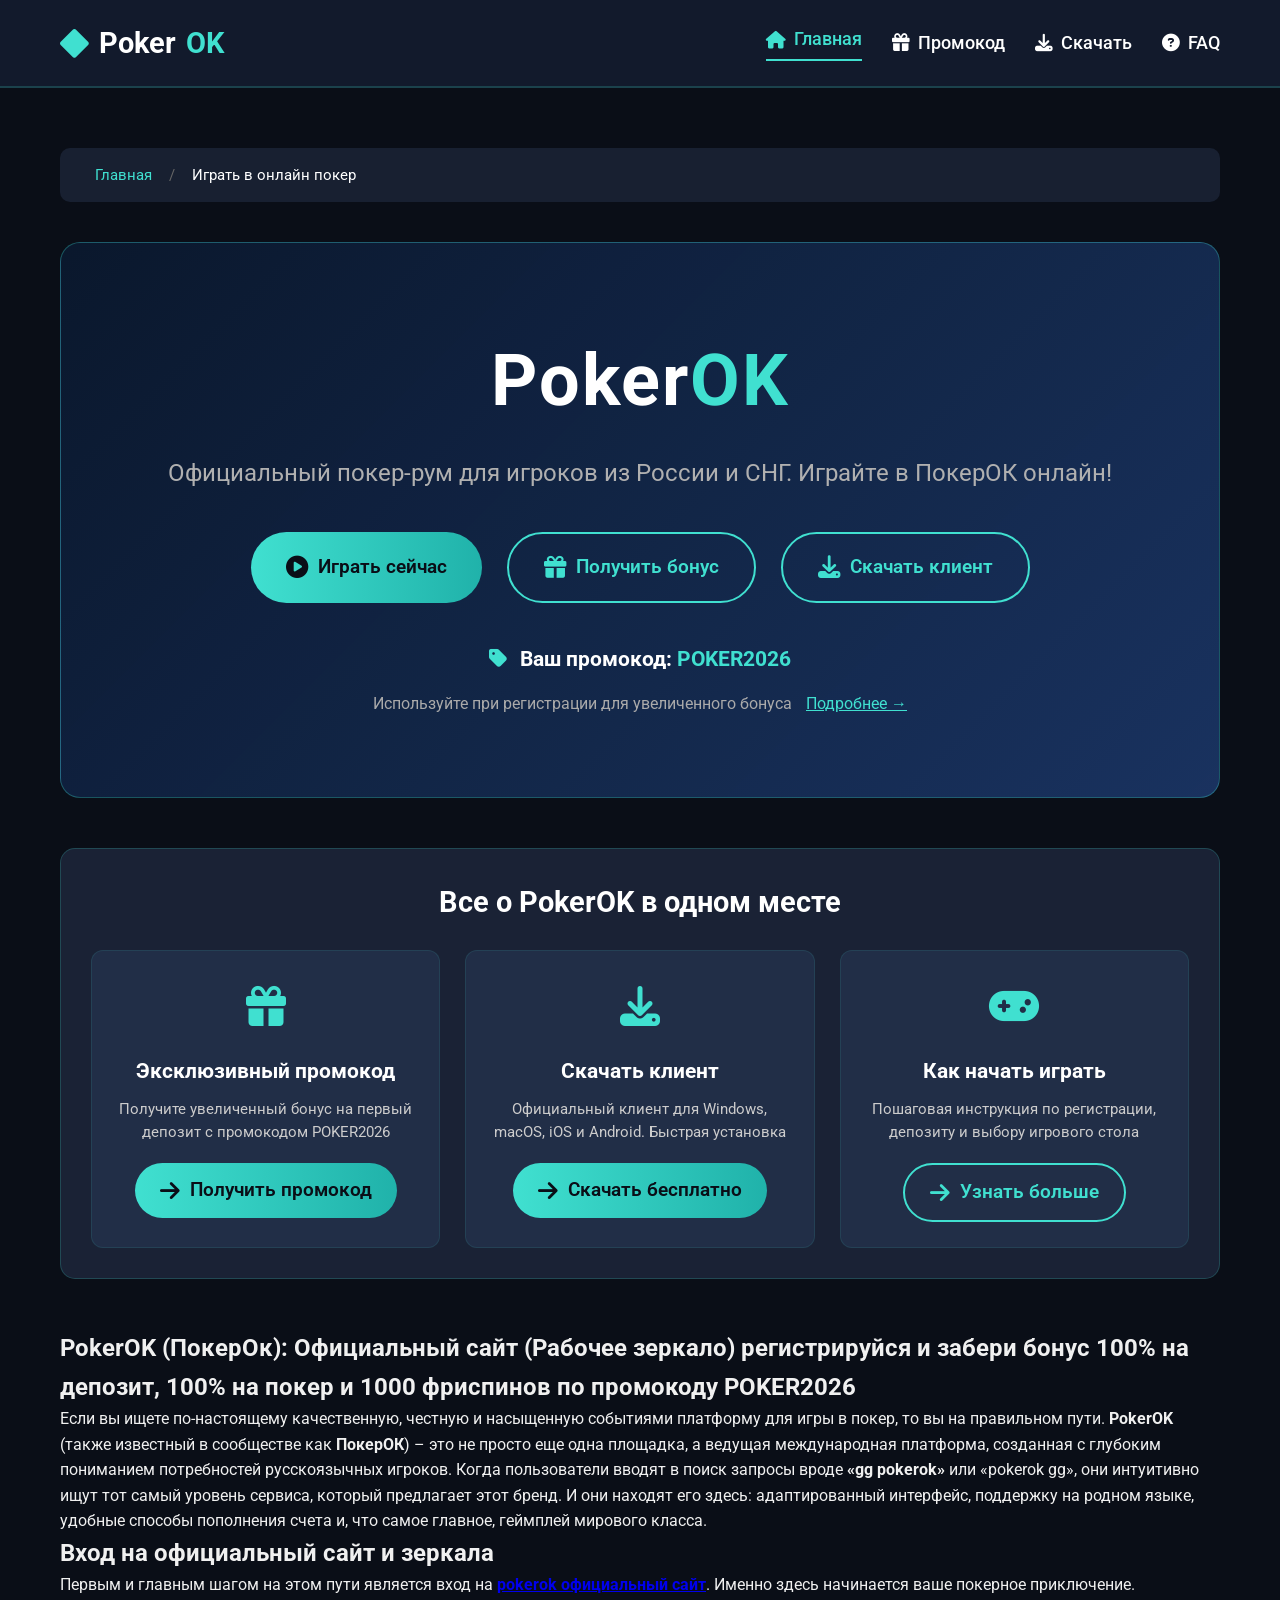
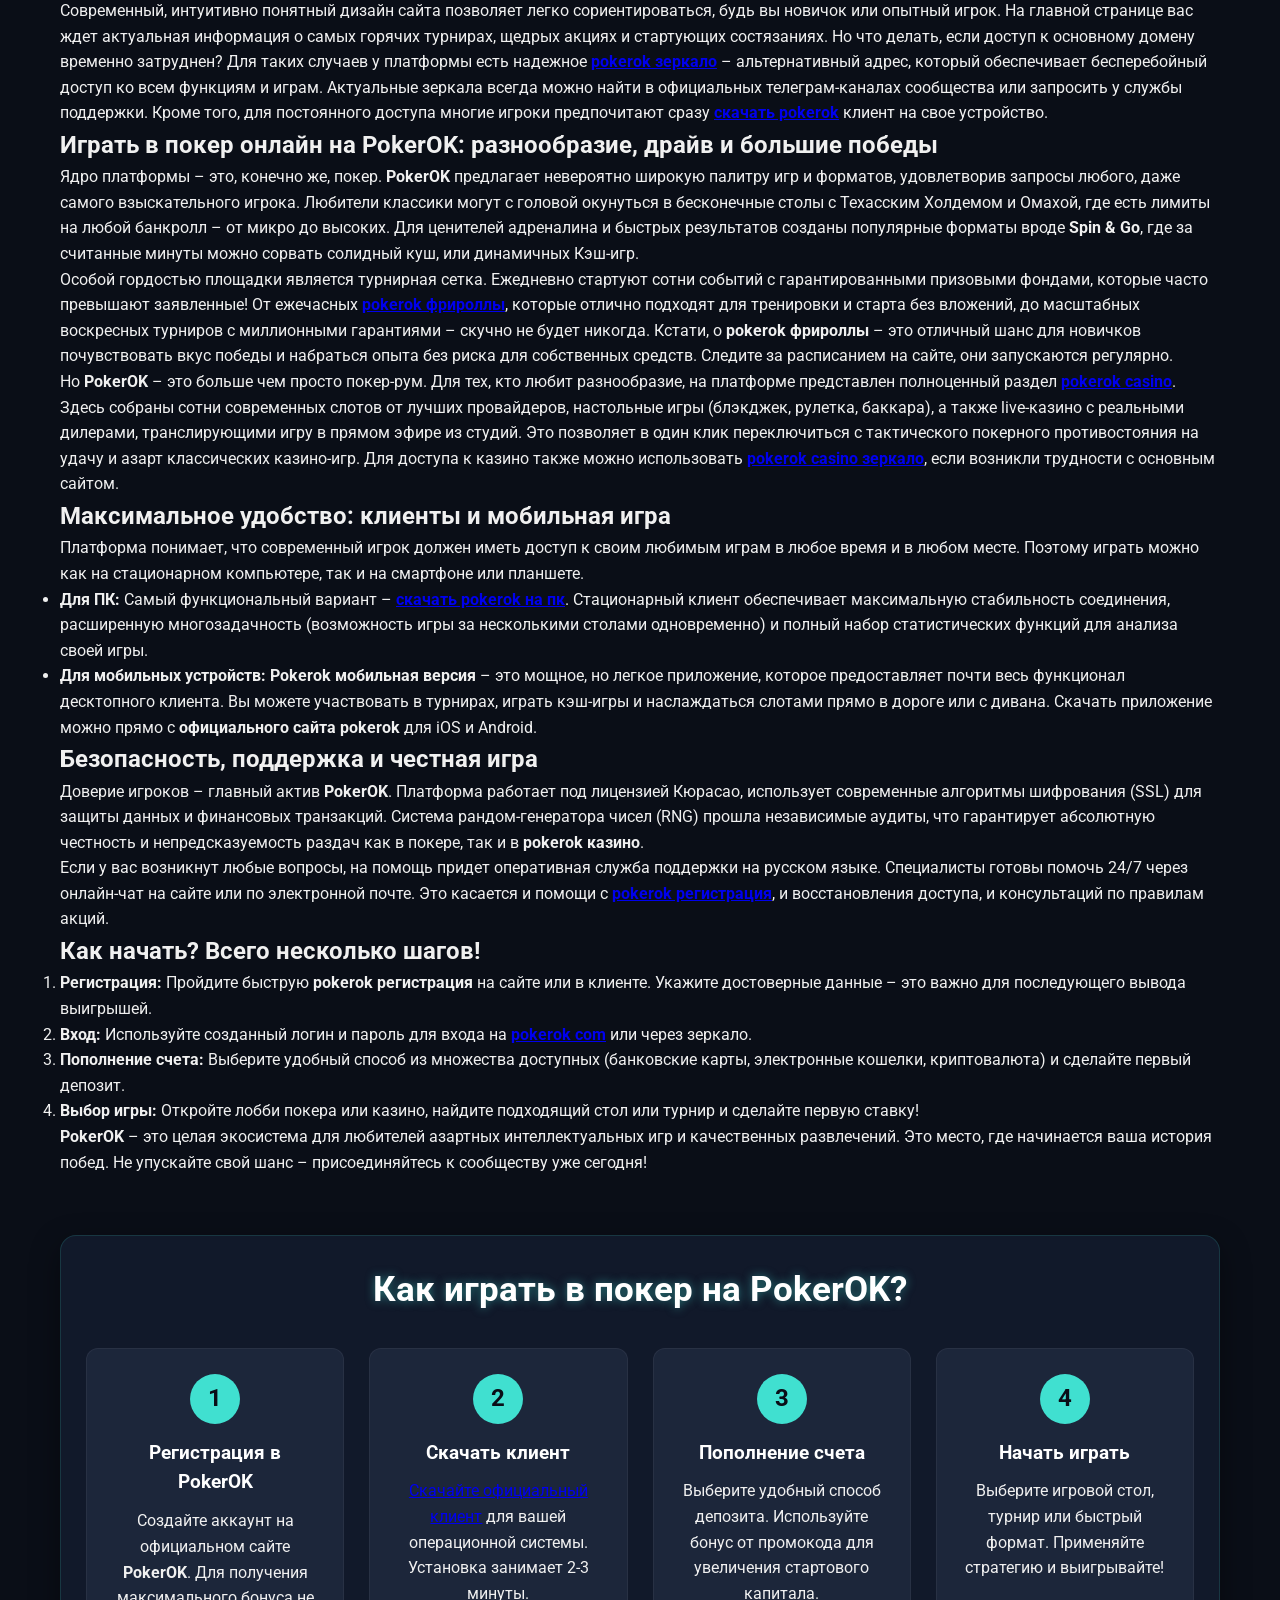
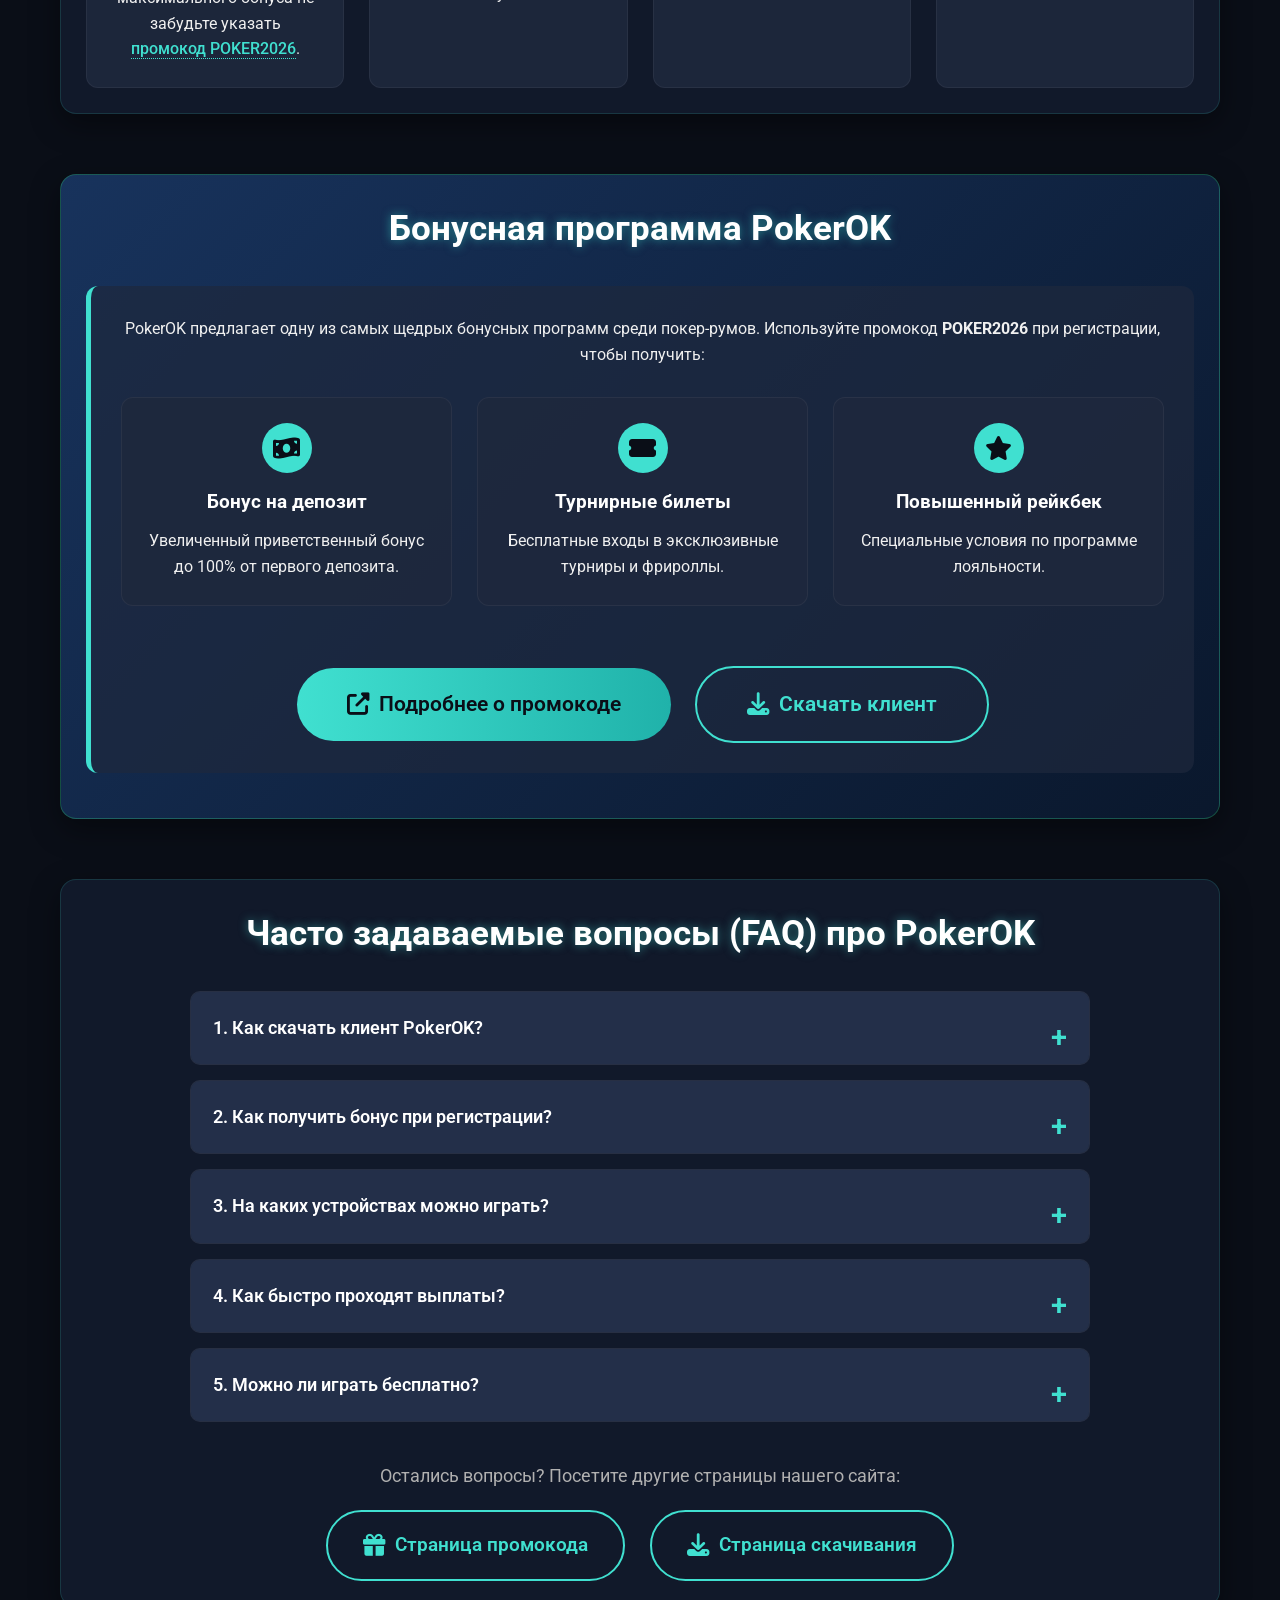
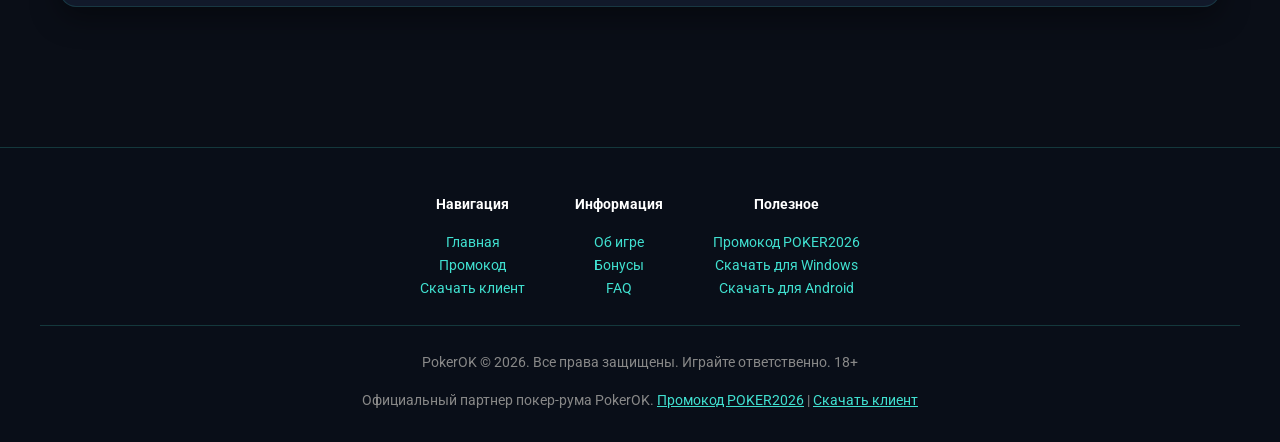
<file: index.html>
<!DOCTYPE html>
<html lang="ru" prefix="og: https://ogp.me/ns#">
<head>
    <meta charset="UTF-8">
    <meta name="viewport" content="width=device-width, initial-scale=1.0">
    <title>PokerOK — Играйте на официальном сайте | ПокерОК, Покер ОК, pokerok-gg.buzz</title>
    <meta name="description" content="PokerOK (ПокерОК) — Официальный сайт для игры в покер в России. Регистрируйтесь по промокоду POKER2026, получайте бонусы на первый депозит. Скачать клиент для ПК и мобильных.">
    <meta name="keywords" content="покерок, покер ок, pokerok, poker ok, pokerok gg, gg poker, покерок казино, покерок онлайн, pokerok скачать, pokerok официальный сайт, ">
    <link rel="stylesheet" href="style.css">
    <link rel="preconnect" href="https://fonts.googleapis.com">
    <link rel="preconnect" href="https://fonts.gstatic.com" crossorigin>
    <link href="https://fonts.googleapis.com/css2?family=Roboto:wght@400;500;700&display=swap" rel="stylesheet">
    <link rel="stylesheet" href="https://cdnjs.cloudflare.com/ajax/libs/font-awesome/6.4.0/css/all.min.css">
    <link rel="icon" type="image/x-icon" href="images/favicon.ico">
    <!-- Стили для навигации -->
    <style>
        /* Главная навигация */
        .main-navigation {
            background: rgba(19, 28, 46, 0.95);
            padding: 20px 0;
            margin-bottom: 40px;
            border-bottom: 2px solid rgba(64, 224, 208, 0.2);
            position: sticky;
            top: 0;
            z-index: 1000;
            backdrop-filter: blur(10px);
        }
        
        .nav-container {
            max-width: 1200px;
            margin: 0 auto;
            padding: 0 20px;
            display: flex;
            justify-content: space-between;
            align-items: center;
        }
        
        .logo {
            font-size: 1.8rem;
            font-weight: 700;
            color: #ffffff;
            text-decoration: none;
            display: flex;
            align-items: center;
            gap: 10px;
        }
        
        .logo span {
            color: #40e0d0;
        }
        
        .nav-links {
            display: flex;
            gap: 30px;
            align-items: center;
        }
        
        .nav-link {
            color: #ffffff;
            text-decoration: none;
            font-weight: 500;
            font-size: 1.1rem;
            transition: color 0.3s ease;
            display: flex;
            align-items: center;
            gap: 8px;
        }
        
        .nav-link:hover {
            color: #40e0d0;
        }
        
        .nav-link.active {
            color: #40e0d0;
            border-bottom: 2px solid #40e0d0;
            padding-bottom: 5px;
        }
        
        .mobile-menu-btn {
            display: none;
            background: none;
            border: none;
            color: #ffffff;
            font-size: 1.5rem;
            cursor: pointer;
        }
        
        /* Навигация по хлебным крошкам */
        .breadcrumbs {
            background: rgba(30, 40, 62, 0.7);
            padding: 15px 30px;
            border-radius: 10px;
            margin-bottom: 30px;
            font-size: 0.95rem;
        }
        
        .breadcrumbs a {
            color: #40e0d0;
            text-decoration: none;
            margin: 0 5px;
        }
        
        .breadcrumbs a:hover {
            text-decoration: underline;
        }
        
        .breadcrumbs span {
            color: #ffffff;
            margin: 0 5px;
        }
        
        .breadcrumbs .separator {
            color: #666;
            margin: 0 8px;
        }
        
        /* Блоки перелинковки */
        .interlinking-section {
            background: rgba(30, 40, 62, 0.8);
            border-radius: 15px;
            padding: 30px;
            margin: 50px 0;
            border: 1px solid rgba(64, 224, 208, 0.2);
        }
        
        .interlinking-title {
            font-size: 1.8rem;
            color: #ffffff;
            margin-bottom: 25px;
            text-align: center;
        }
        
        .interlinking-grid {
            display: grid;
            grid-template-columns: repeat(auto-fit, minmax(280px, 1fr));
            gap: 25px;
        }
        
        .interlinking-card {
            background: rgba(40, 55, 85, 0.6);
            padding: 25px;
            border-radius: 12px;
            text-align: center;
            transition: transform 0.3s ease;
            border: 1px solid rgba(64, 224, 208, 0.1);
        }
        
        .interlinking-card:hover {
            transform: translateY(-5px);
            border-color: #40e0d0;
        }
        
        .interlinking-icon {
            font-size: 2.5rem;
            color: #40e0d0;
            margin-bottom: 15px;
        }
        
        .interlinking-card h3 {
            color: #ffffff;
            margin-bottom: 10px;
            font-size: 1.3rem;
        }
        
        .interlinking-card p {
            color: #cccccc;
            margin-bottom: 20px;
            font-size: 0.95rem;
            line-height: 1.5;
        }
        
        /* Мобильная адаптация навигации */
        @media (max-width: 768px) {
            .main-navigation {
                padding: 15px 0;
            }
            
            .nav-links {
                display: none;
                position: absolute;
                top: 100%;
                left: 0;
                right: 0;
                background: rgba(19, 28, 46, 0.98);
                flex-direction: column;
                padding: 20px;
                gap: 15px;
                border-top: 1px solid rgba(64, 224, 208, 0.2);
            }
            
            .nav-links.active {
                display: flex;
            }
            
            .mobile-menu-btn {
                display: block;
            }
            
            .breadcrumbs {
                padding: 12px 20px;
                font-size: 0.9rem;
                overflow-x: auto;
                white-space: nowrap;
            }
            
            .interlinking-section {
                padding: 25px 20px;
                margin: 40px 0;
            }
            
            .interlinking-grid {
                grid-template-columns: 1fr;
            }
        }
    </style>
</head>
<body>
    <!-- Анимированный фон -->
    <div class="falling-bg" id="fallingBackground"></div>

    <!-- Главная навигация -->
    <nav class="main-navigation">
        <div class="nav-container">
            <a href="index.html" class="logo">
                <i class="fas fa-diamond" style="color: #40e0d0;"></i>
                Poker<span>OK</span>
            </a>
            
            <button class="mobile-menu-btn" id="mobileMenuBtn">
                <i class="fas fa-bars"></i>
            </button>
            
            <div class="nav-links" id="navLinks">
                <a href="index.html" class="nav-link active">
                    <i class="fas fa-home"></i> Главная
                </a>
                <a href="promo.html" class="nav-link">
                    <i class="fas fa-gift"></i> Промокод
                </a>
                <a href="download.html" class="nav-link">
                    <i class="fas fa-download"></i> Скачать
                </a>
                <a href="#faq" class="nav-link">
                    <i class="fas fa-question-circle"></i> FAQ
                </a>
            </div>
        </div>
    </nav>

    <main class="container">
        <!-- Хлебные крошки -->
        <div class="breadcrumbs">
            <a href="index.html">Главная</a>
            <span class="separator">/</span>
            <span>Играть в онлайн покер</span>
        </div>

        <!-- Заголовок и кнопки -->
        <section class="hero-section">
            <h1 class="main-title">Poker<span class="highlight">OK</span></h1>
            <p class="tagline">Официальный покер-рум для игроков из России и СНГ. Играйте в ПокерОК онлайн!</p>
            
            <div class="cta-buttons">
                <a href="https://pdlinkone.xyz/click/694a872d6bcc637bcb2f4842/4594/16630/subaccount?promocode=POKER2026" class="btn btn-primary" target="_blank" rel="nofollow">
                    <i class="fas fa-play-circle"></i> Играть сейчас
                </a>
                <a href="promo.html" class="btn btn-secondary">
                    <i class="fas fa-gift"></i> Получить бонус
                </a>
                <a href="download.html" class="btn btn-secondary">
                    <i class="fas fa-download"></i> Скачать клиент
                </a>
            </div>
            
            <!-- Промокод под кнопками -->
            <div class="promo-section" style="margin-top: 40px; text-align: center;">
                <h3 style="color: #ffffff; margin-bottom: 15px; font-size: 1.3rem;">
                    <i class="fas fa-tag" style="color: #40e0d0; margin-right: 8px;"></i> 
                    Ваш промокод: <span style="color: #40e0d0; font-weight: bold;">POKER2026</span>
                </h3>
                <p style="color: #aaa; font-size: 1rem;">
                    Используйте при регистрации для увеличенного бонуса
                    <a href="promo.html" style="color: #40e0d0; margin-left: 10px;">Подробнее →</a>
                </p>
            </div>
        </section>

        <!-- Секция перелинковки -->
        <section class="interlinking-section">
            <h2 class="interlinking-title">Все о PokerOK в одном месте</h2>
            
            <div class="interlinking-grid">
                <div class="interlinking-card">
                    <div class="interlinking-icon">
                        <i class="fas fa-gift"></i>
                    </div>
                    <h3>Эксклюзивный промокод</h3>
                    <p>Получите увеличенный бонус на первый депозит с промокодом POKER2026</p>
                    <a href="promo.html" class="btn btn-primary" style="padding: 12px 25px;">
                        <i class="fas fa-arrow-right"></i> Получить промокод
                    </a>
                </div>
                
                <div class="interlinking-card">
                    <div class="interlinking-icon">
                        <i class="fas fa-download"></i>
                    </div>
                    <h3>Скачать клиент</h3>
                    <p>Официальный клиент для Windows, macOS, iOS и Android. Быстрая установка</p>
                    <a href="download.html" class="btn btn-primary" style="padding: 12px 25px;">
                        <i class="fas fa-arrow-right"></i> Скачать бесплатно
                    </a>
                </div>
                
                <div class="interlinking-card">
                    <div class="interlinking-icon">
                        <i class="fas fa-gamepad"></i>
                    </div>
                    <h3>Как начать играть</h3>
                    <p>Пошаговая инструкция по регистрации, депозиту и выбору игрового стола</p>
                    <a href="#about" class="btn btn-secondary" style="padding: 12px 25px;">
                        <i class="fas fa-arrow-right"></i> Узнать больше
                    </a>
                </div>
            </div>
        </section>

        <!-- Секция "Об игре" с перелинковкой -->
       <section class="pokerok-content">
           
    <h1>PokerOK (ПокерОк): Официальный сайт (Рабочее зеркало) регистрируйся и забери бонус 100% на депозит, 100% на покер и 1000 фриспинов по промокоду POKER2026</h1>

    <p>Если вы ищете по-настоящему качественную, честную и насыщенную событиями платформу для игры в покер, то вы на правильном пути. <strong>PokerOK</strong> (также известный в сообществе как <strong>ПокерОК</strong>) – это не просто еще одна площадка, а ведущая международная платформа, созданная с глубоким пониманием потребностей русскоязычных игроков. Когда пользователи вводят в поиск запросы вроде <strong>«gg pokerok»</strong> или «pokerok gg», они интуитивно ищут тот самый уровень сервиса, который предлагает этот бренд. И они находят его здесь: адаптированный интерфейс, поддержку на родном языке, удобные способы пополнения счета и, что самое главное, геймплей мирового класса.</p>

    <h2>Вход на официальный сайт и зеркала</h2>
    <p>Первым и главным шагом на этом пути является вход на <a href="#" title="Перейти на официальный сайт PokerOK"><strong>pokerok официальный сайт</strong></a>. Именно здесь начинается ваше покерное приключение. Современный, интуитивно понятный дизайн сайта позволяет легко сориентироваться, будь вы новичок или опытный игрок. На главной странице вас ждет актуальная информация о самых горячих турнирах, щедрых акциях и стартующих состязаниях. Но что делать, если доступ к основному домену временно затруднен? Для таких случаев у платформы есть надежное <a href="#" title="Актуальное зеркало PokerOK"><strong>pokerok зеркало</strong></a> – альтернативный адрес, который обеспечивает бесперебойный доступ ко всем функциям и играм. Актуальные зеркала всегда можно найти в официальных телеграм-каналах сообщества или запросить у службы поддержки. Кроме того, для постоянного доступа многие игроки предпочитают сразу <a href="#" title="Скачать клиент PokerOK"><strong>скачать pokerok</strong></a> клиент на свое устройство.</p>

    <h2>Играть в покер онлайн на PokerOK: разнообразие, драйв и большие победы</h2>
    <p>Ядро платформы – это, конечно же, покер. <strong>PokerOK</strong> предлагает невероятно широкую палитру игр и форматов, удовлетворив запросы любого, даже самого взыскательного игрока. Любители классики могут с головой окунуться в бесконечные столы с Техасским Холдемом и Омахой, где есть лимиты на любой банкролл – от микро до высоких. Для ценителей адреналина и быстрых результатов созданы популярные форматы вроде <strong>Spin & Go</strong>, где за считанные минуты можно сорвать солидный куш, или динамичных Кэш-игр.</p>

    <p>Особой гордостью площадки является турнирная сетка. Ежедневно стартуют сотни событий с гарантированными призовыми фондами, которые часто превышают заявленные! От ежечасных <a href="#" title="Фрироллы PokerOK"><strong>pokerok фрироллы</strong></a>, которые отлично подходят для тренировки и старта без вложений, до масштабных воскресных турниров с миллионными гарантиями – скучно не будет никогда. Кстати, о <strong>pokerok фрироллы</strong> – это отличный шанс для новичков почувствовать вкус победы и набраться опыта без риска для собственных средств. Следите за расписанием на сайте, они запускаются регулярно.</p>

    <p>Но <strong>PokerOK</strong> – это больше чем просто покер-рум. Для тех, кто любит разнообразие, на платформе представлен полноценный раздел <a href="#" title="PokerOK Казино"><strong>pokerok casino</strong></a>. Здесь собраны сотни современных слотов от лучших провайдеров, настольные игры (блэкджек, рулетка, баккара), а также live-казино с реальными дилерами, транслирующими игру в прямом эфире из студий. Это позволяет в один клик переключиться с тактического покерного противостояния на удачу и азарт классических казино-игр. Для доступа к казино также можно использовать <a href="#" title="Зеркало для казино PokerOK"><strong>pokerok casino зеркало</strong></a>, если возникли трудности с основным сайтом.</p>

    <h2>Максимальное удобство: клиенты и мобильная игра</h2>
    <p>Платформа понимает, что современный игрок должен иметь доступ к своим любимым играм в любое время и в любом месте. Поэтому играть можно как на стационарном компьютере, так и на смартфоне или планшете.</p>

    <ul>
        <li><strong>Для ПК:</strong> Самый функциональный вариант – <a href="#" title="Скачать PokerOK на компьютер"><strong>скачать pokerok на пк</strong></a>. Стационарный клиент обеспечивает максимальную стабильность соединения, расширенную многозадачность (возможность игры за несколькими столами одновременно) и полный набор статистических функций для анализа своей игры.</li>
        <li><strong>Для мобильных устройств:</strong> <strong>Pokerok мобильная версия</strong> – это мощное, но легкое приложение, которое предоставляет почти весь функционал десктопного клиента. Вы можете участвовать в турнирах, играть кэш-игры и наслаждаться слотами прямо в дороге или с дивана. Скачать приложение можно прямо с <strong>официального сайта pokerok</strong> для iOS и Android.</li>
    </ul>

    <h2>Безопасность, поддержка и честная игра</h2>
    <p>Доверие игроков – главный актив <strong>PokerOK</strong>. Платформа работает под лицензией Кюрасао, использует современные алгоритмы шифрования (SSL) для защиты данных и финансовых транзакций. Система рандом-генератора чисел (RNG) прошла независимые аудиты, что гарантирует абсолютную честность и непредсказуемость раздач как в покере, так и в <strong>pokerok казино</strong>.</p>
    <p>Если у вас возникнут любые вопросы, на помощь придет оперативная служба поддержки на русском языке. Специалисты готовы помочь 24/7 через онлайн-чат на сайте или по электронной почте. Это касается и помощи с <a href="#" title="Регистрация на PokerOK"><strong>pokerok регистрация</strong></a>, и восстановления доступа, и консультаций по правилам акций.</p>

    <h2>Как начать? Всего несколько шагов!</h2>
    <ol>
        <li><strong>Регистрация:</strong> Пройдите быструю <strong>pokerok регистрация</strong> на сайте или в клиенте. Укажите достоверные данные – это важно для последующего вывода выигрышей.</li>
        <li><strong>Вход:</strong> Используйте созданный логин и пароль для входа на <a href="#" title="PokerOK com"><strong>pokerok com</strong></a> или через зеркало.</li>
        <li><strong>Пополнение счета:</strong> Выберите удобный способ из множества доступных (банковские карты, электронные кошелки, криптовалюта) и сделайте первый депозит.</li>
        <li><strong>Выбор игры:</strong> Откройте лобби покера или казино, найдите подходящий стол или турнир и сделайте первую ставку!</li>
    </ol>

    <p><strong>PokerOK</strong> – это целая экосистема для любителей азартных интеллектуальных игр и качественных развлечений. Это место, где начинается ваша история побед. Не упускайте свой шанс – присоединяйтесь к сообществу уже сегодня!</p>
</section>

        <!-- Секция "Как играть?" с перелинковкой -->
        <section class="section">
            <h2 class="section-title">Как играть в покер на PokerOK?</h2>
            <div class="steps-grid">
                <div class="step-card">
                    <div class="step-icon">1</div>
                    <h3>Регистрация в PokerOK</h3>
                    <p>Создайте аккаунт на официальном сайте <strong>PokerOK</strong>. Для получения максимального бонуса не забудьте указать <a href="promo.html" class="inline-link">промокод POKER2026</a>.</p>
                </div>
                <div class="step-card">
                    <div class="step-icon">2</div>
                    <h3>Скачать клиент</h3>
                    <p><a href="download.html">Скачайте официальный клиент</a> для вашей операционной системы. Установка занимает 2-3 минуты.</p>
                </div>
                <div class="step-card">
                    <div class="step-icon">3</div>
                    <h3>Пополнение счета</h3>
                    <p>Выберите удобный способ депозита. Используйте бонус от промокода для увеличения стартового капитала.</p>
                </div>
                <div class="step-card">
                    <div class="step-icon">4</div>
                    <h3>Начать играть</h3>
                    <p>Выберите игровой стол, турнир или быстрый формат. Применяйте стратегию и выигрывайте!</p>
                </div>
            </div>
        </section>

        <!-- Секция "Промокод и бонусы" с перелинковкой -->
        <section class="section highlight-section" id="bonus">
            <h2 class="section-title">Бонусная программа PokerOK</h2>
            <div class="content-card text-center">
                <p>PokerOK предлагает одну из самых щедрых бонусных программ среди покер-румов. Используйте промокод <strong>POKER2026</strong> при регистрации, чтобы получить:</p>
                
                <div class="steps-grid" style="margin-top: 30px;">
                    <div class="step-card">
                        <div class="step-icon"><i class="fas fa-money-bill-wave"></i></div>
                        <h3>Бонус на депозит</h3>
                        <p>Увеличенный приветственный бонус до 100% от первого депозита.</p>
                    </div>
                    <div class="step-card">
                        <div class="step-icon"><i class="fas fa-ticket-alt"></i></div>
                        <h3>Турнирные билеты</h3>
                        <p>Бесплатные входы в эксклюзивные турниры и фрироллы.</p>
                    </div>
                    <div class="step-card">
                        <div class="step-icon"><i class="fas fa-star"></i></div>
                        <h3>Повышенный рейкбек</h3>
                        <p>Специальные условия по программе лояльности.</p>
                    </div>
                </div>
                
                <div style="margin-top: 40px;">
                    <a href="promo.html" class="btn btn-primary btn-large" style="margin-right: 20px;">
                        <i class="fas fa-external-link-alt"></i> Подробнее о промокоде
                    </a>
                    <a href="download.html" class="btn btn-secondary btn-large">
                        <i class="fas fa-download"></i> Скачать клиент
                    </a>
                </div>
            </div>
        </section>

        <!-- Секция FAQ с перелинковкой -->
        <section class="section" id="faq">
            <h2 class="section-title">Часто задаваемые вопросы (FAQ) про PokerOK</h2>
            <div class="faq-container">
                <details class="faq-item">
                    <summary class="faq-question">1. Как скачать клиент PokerOK?</summary>
                    <p class="faq-answer">
                        Скачать клиент можно бесплатно на <a href="download.html">странице загрузки</a>. Доступны версии для Windows, macOS, iOS и Android.
                    </p>
                </details>
                
                <details class="faq-item">
                    <summary class="faq-question">2. Как получить бонус при регистрации?</summary>
                    <p class="faq-answer">
                        Используйте промокод <strong>POKER2026</strong> при создании аккаунта. Подробная инструкция на <a href="promo.html">странице промокода</a>.
                    </p>
                </details>
                
                <details class="faq-item">
                    <summary class="faq-question">3. На каких устройствах можно играть?</summary>
                    <p class="faq-answer">
                        Играть можно на ПК (Windows, macOS), а также на мобильных устройствах (iOS, Android). <a href="download.html">Скачайте клиент</a> для вашего устройства.
                    </p>
                </details>
                
                <details class="faq-item">
                    <summary class="faq-question">4. Как быстро проходят выплаты?</summary>
                    <p class="faq-answer">
                        Вывод средств обрабатывается в течение 24 часов. Электронные кошельки — до нескольких часов, банковские карты — 1-5 банковских дней.
                    </p>
                </details>
                
                <details class="faq-item">
                    <summary class="faq-question">5. Можно ли играть бесплатно?</summary>
                    <p class="faq-answer">
                        Да, доступны фрироллы (турниры с бесплатным входом) и демо-режим для обучения.
                    </p>
                </details>
            </div>
            
            <div class="text-center" style="margin-top: 40px;">
                <p style="color: #b0b0b0; font-size: 1.1rem; margin-bottom: 20px;">
                    Остались вопросы? Посетите другие страницы нашего сайта:
                </p>
                <div class="cta-buttons">
                    <a href="promo.html" class="btn btn-secondary">
                        <i class="fas fa-gift"></i> Страница промокода
                    </a>
                    <a href="download.html" class="btn btn-secondary">
                        <i class="fas fa-download"></i> Страница скачивания
                    </a>
                </div>
            </div>
        </section>
    </main>

    <!-- Футер с навигацией -->
    <footer class="footer">
        <div class="footer-content" style="max-width: 1200px; margin: 0 auto;">
            <div class="footer-links" style="display: flex; justify-content: center; gap: 40px; flex-wrap: wrap; margin-bottom: 25px;">
                <div class="footer-column">
                    <h4 style="color: #ffffff; margin-bottom: 15px;">Навигация</h4>
                    <ul style="list-style: none; padding: 0;">
                        <li><a href="index.html" style="color: #40e0d0;">Главная</a></li>
                        <li><a href="promo.html" style="color: #40e0d0;">Промокод</a></li>
                        <li><a href="download.html" style="color: #40e0d0;">Скачать клиент</a></li>
                    </ul>
                </div>
                
                <div class="footer-column">
                    <h4 style="color: #ffffff; margin-bottom: 15px;">Информация</h4>
                    <ul style="list-style: none; padding: 0;">
                        <li><a href="index.html#about" style="color: #40e0d0;">Об игре</a></li>
                        <li><a href="index.html#bonus" style="color: #40e0d0;">Бонусы</a></li>
                        <li><a href="index.html#faq" style="color: #40e0d0;">FAQ</a></li>
                    </ul>
                </div>
                
                <div class="footer-column">
                    <h4 style="color: #ffffff; margin-bottom: 15px;">Полезное</h4>
                    <ul style="list-style: none; padding: 0;">
                        <li><a href="promo.html" style="color: #40e0d0;">Промокод POKER2026</a></li>
                        <li><a href="download.html" style="color: #40e0d0;">Скачать для Windows</a></li>
                        <li><a href="download.html" style="color: #40e0d0;">Скачать для Android</a></li>
                    </ul>
                </div>
            </div>
            
            <div style="text-align: center; padding-top: 25px; border-top: 1px solid rgba(64, 224, 208, 0.2);">
                <p>PokerOK © <span id="currentYear">2024</span>. Все права защищены. Играйте ответственно. 18+</p>
                <p style="margin-top: 15px; font-size: 0.9rem; color: #888;">
                    Официальный партнер покер-рума PokerOK. 
                    <a href="promo.html" style="color: #40e0d0;">Промокод POKER2026</a> | 
                    <a href="download.html" style="color: #40e0d0;">Скачать клиент</a>
                </p>
            </div>
        </div>
    </footer>

    <!-- Скрипт для мобильного меню -->
    <script>
        document.addEventListener('DOMContentLoaded', function() {
            // Мобильное меню
            const mobileMenuBtn = document.getElementById('mobileMenuBtn');
            const navLinks = document.getElementById('navLinks');
            
            if (mobileMenuBtn && navLinks) {
                mobileMenuBtn.addEventListener('click', function() {
                    navLinks.classList.toggle('active');
                });
            }
            
            // Установка текущего года
            document.getElementById('currentYear').textContent = new Date().getFullYear();
            
            // Закрытие мобильного меню при клике на ссылку
            const navLinksItems = document.querySelectorAll('.nav-link');
            navLinksItems.forEach(link => {
                link.addEventListener('click', function() {
                    if (navLinks.classList.contains('active')) {
                        navLinks.classList.remove('active');
                    }
                });
            });
        });
    </script>
    
    <!-- Основной скрипт -->
    <script src="script.js"></script>
</body>
</html>
</file>
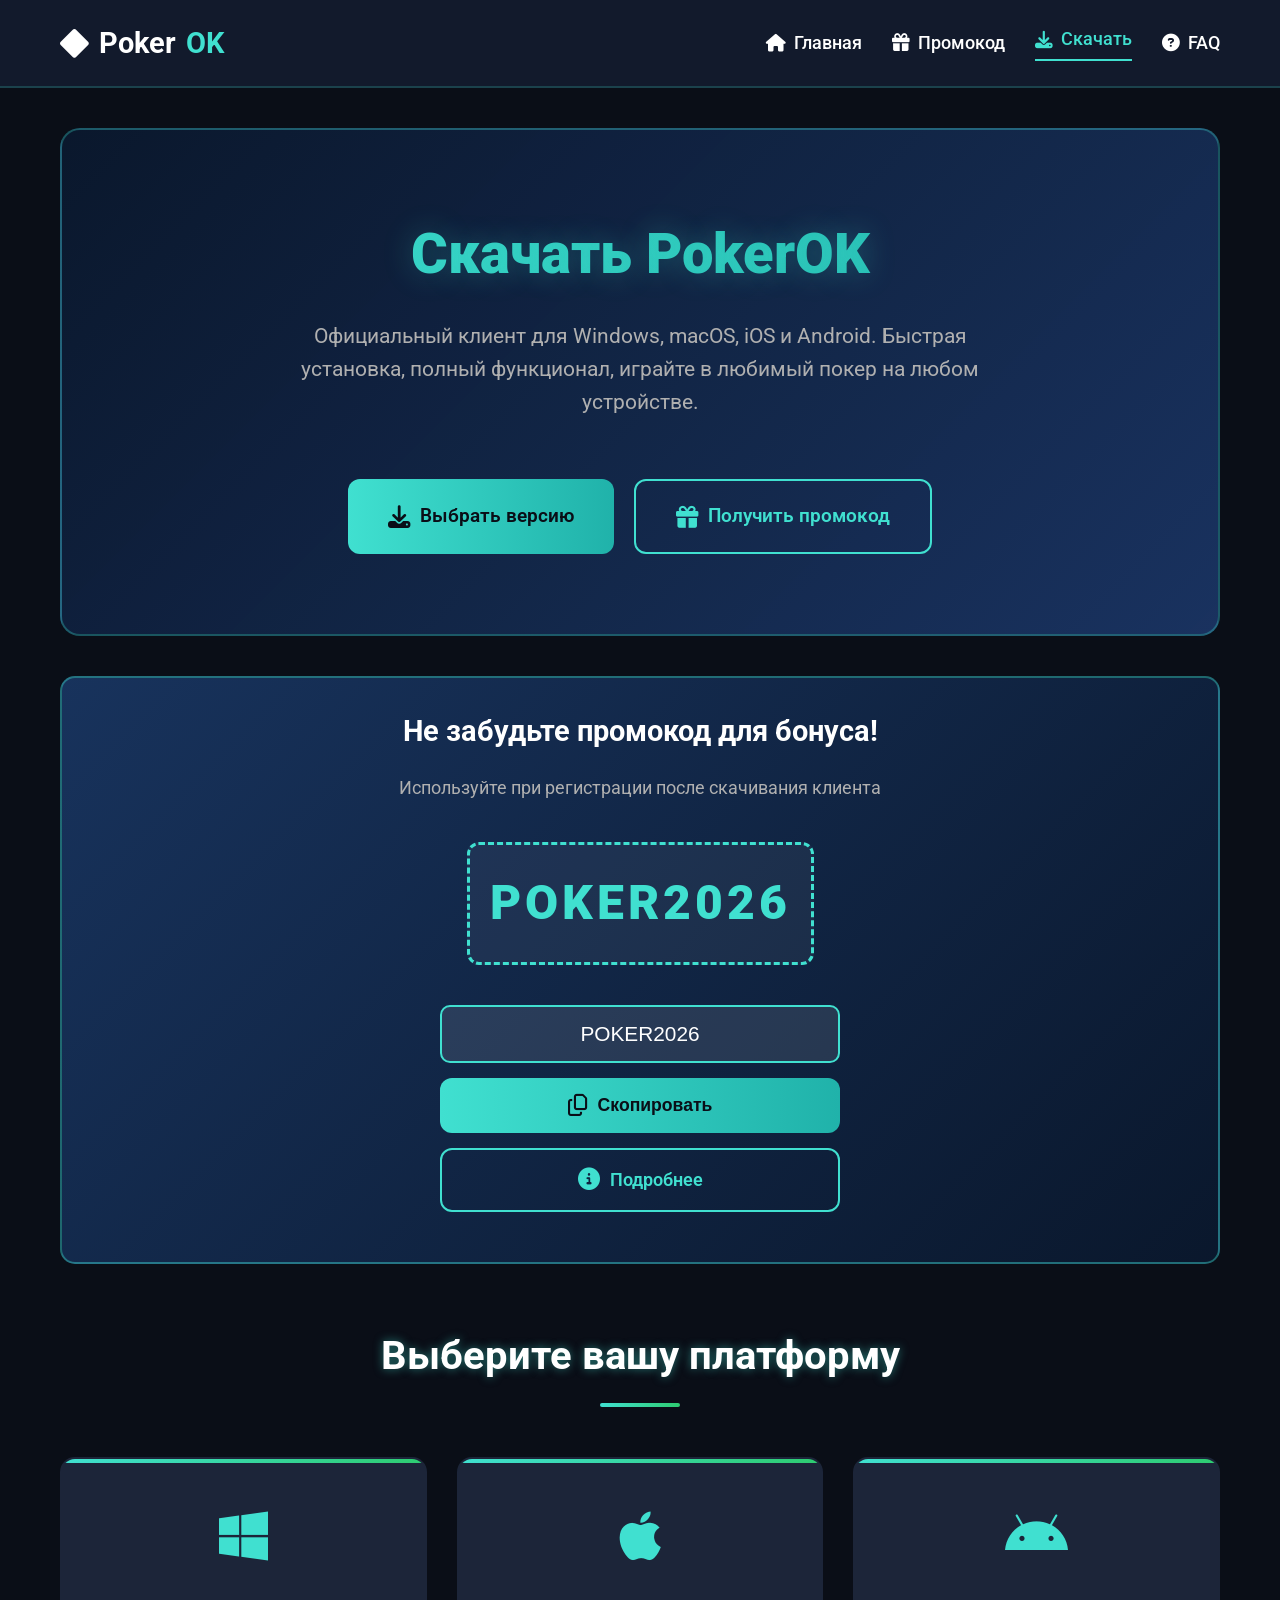
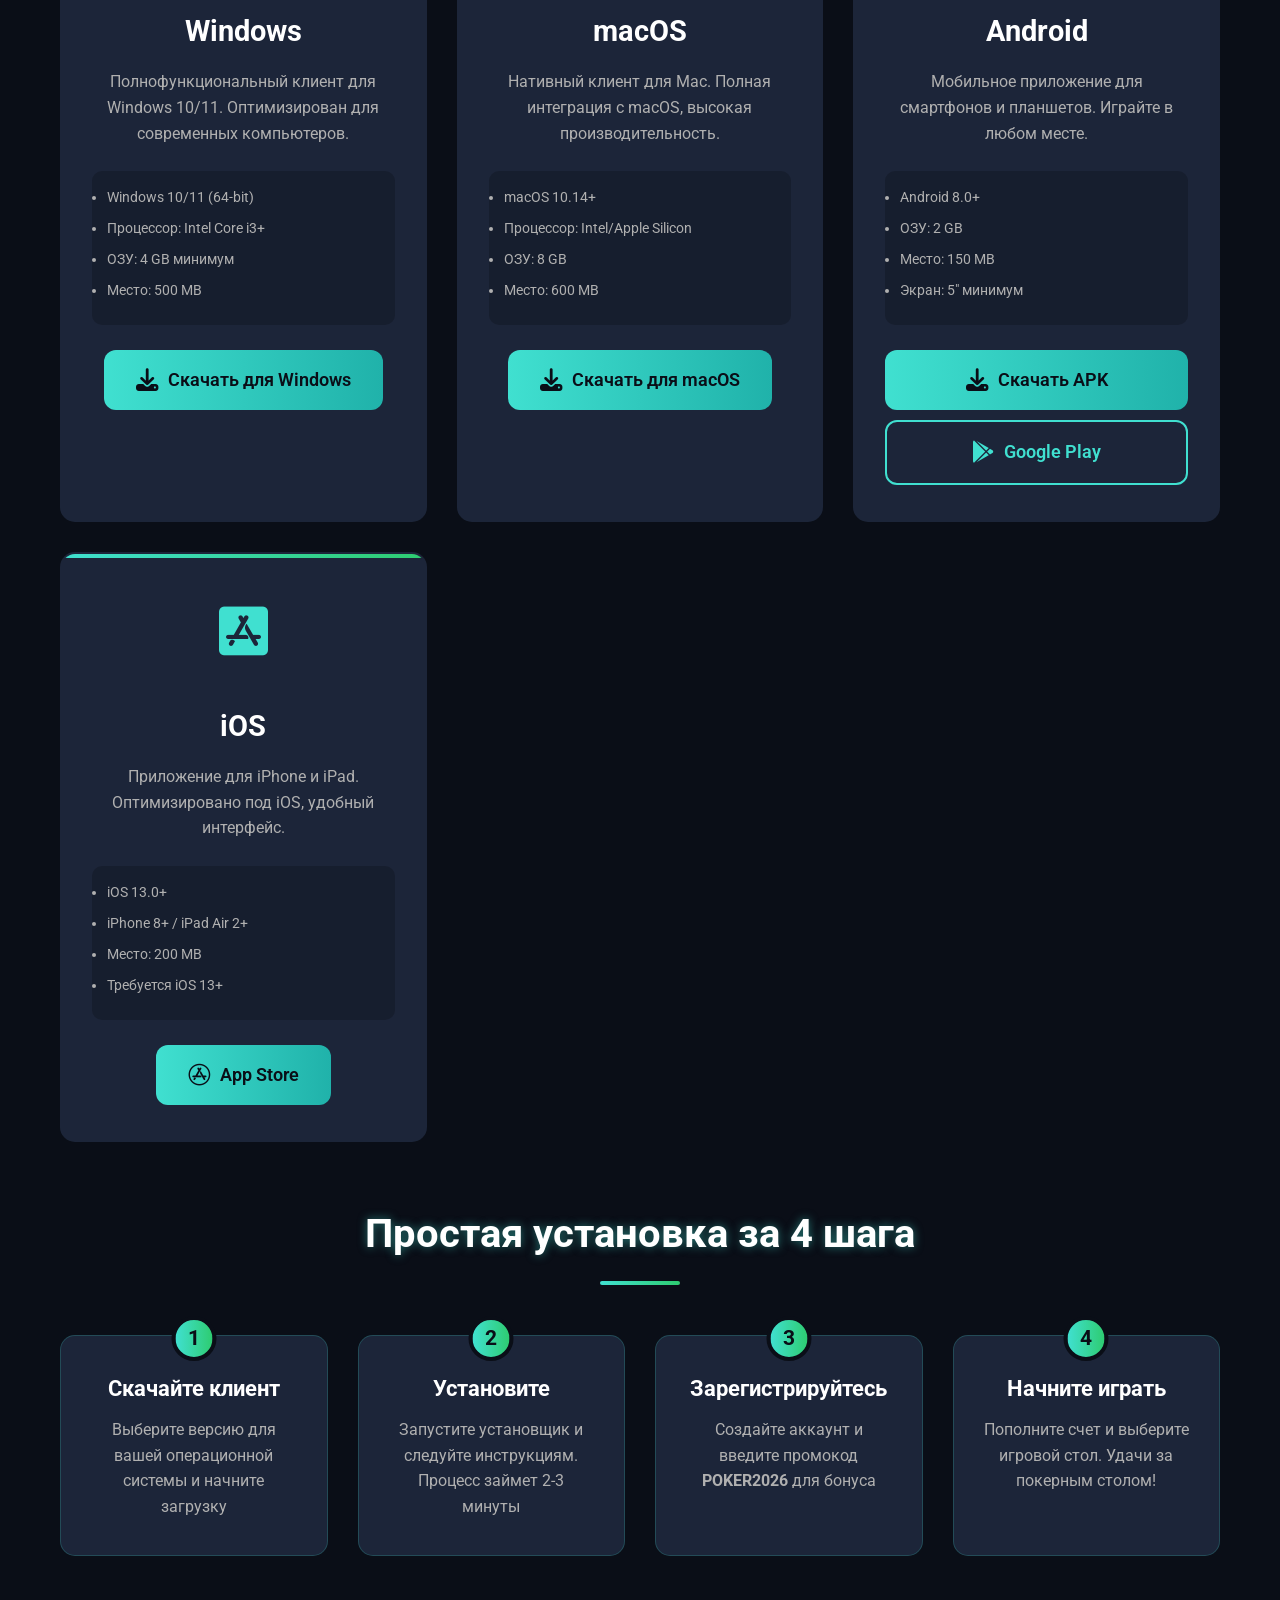
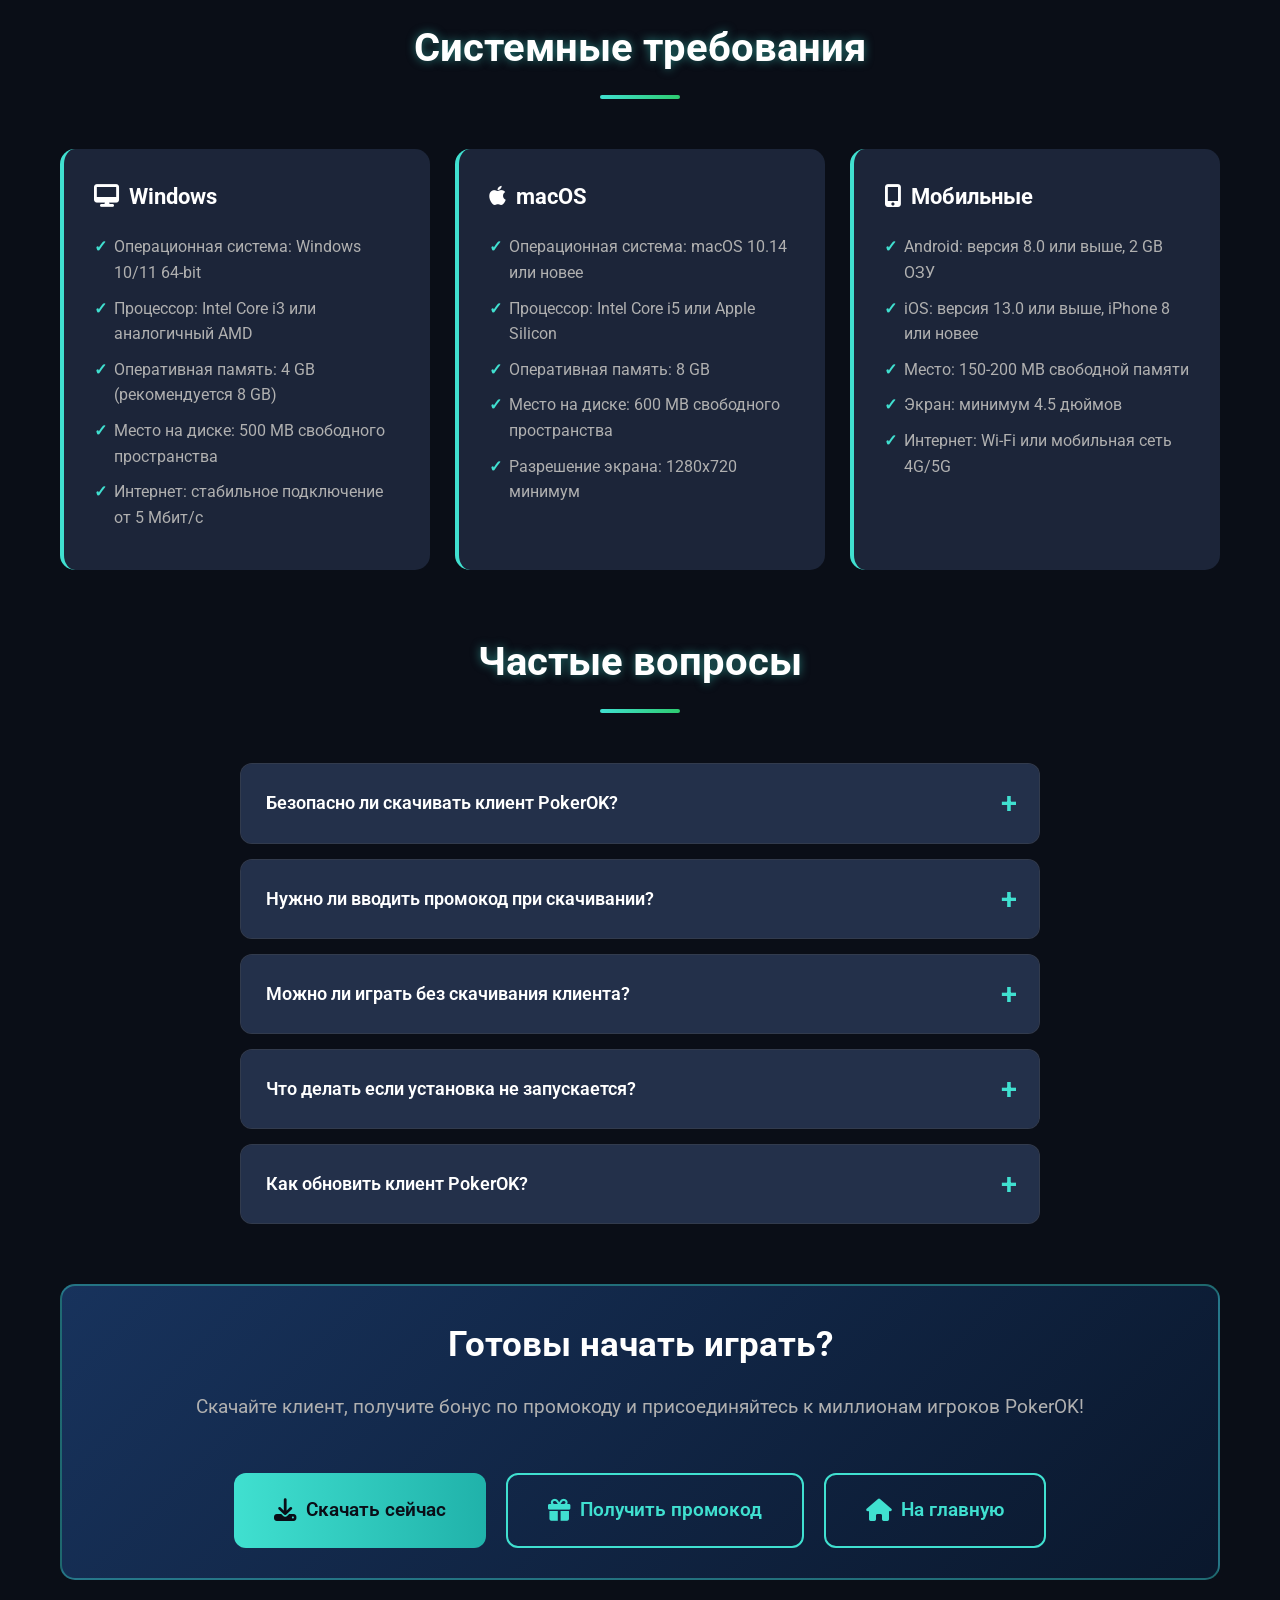
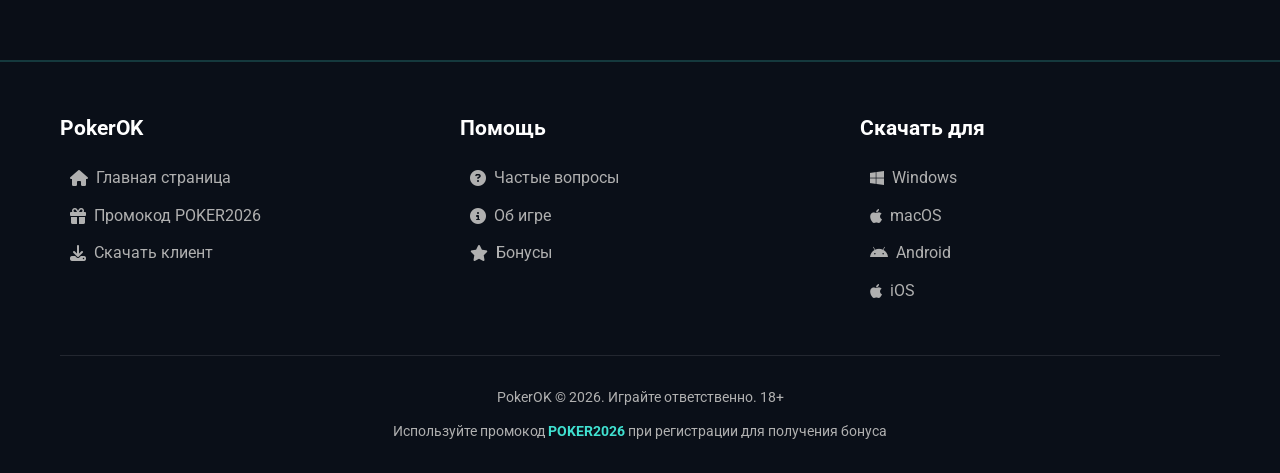
<file: download.html>
<!DOCTYPE html>
<html lang="ru">
<head>
    <meta charset="UTF-8">
    <meta name="viewport" content="width=device-width, initial-scale=1.0, maximum-scale=5.0, user-scalable=yes">
    <title>PokerOK - скачать бесплатно | Официальный сайт Pokerok gg</title>
    <meta name="description" content="Покерок скачать с официального сайта версию для Windows (ПК), macOS, iOS и Android. Быстрая установка, играйте с промокодом POKER2026 | Скачать покерок">
    <meta name="keywords" content="скачать pokerok, покерок скачать, pokerok клиент, pokerok для windows, pokerok для андроид, pokerok для iphone, скачать покерок на пк">
    
    <link rel="preconnect" href="https://fonts.googleapis.com">
    <link rel="preconnect" href="https://fonts.gstatic.com" crossorigin>
    <link href="https://fonts.googleapis.com/css2?family=Roboto:wght@400;500;700;900&display=swap" rel="stylesheet">
    <link rel="stylesheet" href="https://cdnjs.cloudflare.com/ajax/libs/font-awesome/6.4.0/css/all.min.css">
    <link rel="stylesheet" href="style.css">
    <link rel="icon" type="image/x-icon" href="images/favicon.ico">
    <style>
        /* Общие стили для страницы */
        :root {
            --primary-color: #40e0d0;
            --secondary-color: #2ecc71;
            --dark-bg: #0a0e17;
            --card-bg: rgba(30, 40, 62, 0.9);
            --text-light: #ffffff;
            --text-gray: #b0b0b0;
        }
        
        * {
            margin: 0;
            padding: 0;
            box-sizing: border-box;
        }
        
        body {
            font-family: 'Roboto', sans-serif;
            background: var(--dark-bg);
            color: var(--text-light);
            line-height: 1.6;
            overflow-x: hidden;
        }
        
        .container {
            max-width: 1200px;
            margin: 0 auto;
            padding: 0 20px;
        }
        
        /* Навигация */
        .main-nav {
            background: rgba(19, 28, 46, 0.95);
            padding: 20px 0;
            position: sticky;
            top: 0;
            z-index: 1000;
            backdrop-filter: blur(10px);
            border-bottom: 2px solid rgba(64, 224, 208, 0.2);
        }
        
        .nav-container {
            display: flex;
            justify-content: space-between;
            align-items: center;
        }
        
        .logo {
            font-size: 1.8rem;
            font-weight: 700;
            color: var(--text-light);
            text-decoration: none;
            display: flex;
            align-items: center;
            gap: 10px;
        }
        
        .logo span {
            color: var(--primary-color);
        }
        
        .nav-links {
            display: flex;
            gap: 30px;
        }
        
        .nav-link {
            color: var(--text-light);
            text-decoration: none;
            font-weight: 500;
            font-size: 1.1rem;
            transition: color 0.3s;
            display: flex;
            align-items: center;
            gap: 8px;
        }
        
        .nav-link:hover {
            color: var(--primary-color);
        }
        
        .nav-link.active {
            color: var(--primary-color);
            border-bottom: 2px solid var(--primary-color);
            padding-bottom: 5px;
        }
        
        .mobile-menu-btn {
            display: none;
            background: none;
            border: none;
            color: var(--text-light);
            font-size: 1.5rem;
            cursor: pointer;
        }
        
        /* Герой-секция */
        .hero-section {
            text-align: center;
            padding: 80px 20px;
            background: linear-gradient(135deg, rgba(10, 25, 47, 0.9), rgba(30, 60, 114, 0.8));
            border-radius: 20px;
            margin: 40px 0;
            border: 2px solid rgba(64, 224, 208, 0.3);
            position: relative;
            overflow: hidden;
        }
        
        .hero-title {
            font-size: 3.5rem;
            font-weight: 900;
            margin-bottom: 20px;
            background: linear-gradient(90deg, #40e0d0, #20b2aa);
            -webkit-background-clip: text;
            -webkit-text-fill-color: transparent;
            text-shadow: 0 0 30px rgba(64, 224, 208, 0.3);
        }
        
        .hero-subtitle {
            font-size: 1.3rem;
            color: var(--text-gray);
            max-width: 700px;
            margin: 0 auto 40px;
            line-height: 1.6;
        }
        
        /* Промокод на странице скачивания */
        .download-promo {
            background: linear-gradient(135deg, rgba(25, 55, 100, 0.9), rgba(10, 25, 47, 0.9));
            border-radius: 15px;
            padding: 30px;
            margin: 40px 0;
            border: 2px solid rgba(64, 224, 208, 0.4);
            text-align: center;
        }
        
        .download-promo-title {
            font-size: 1.8rem;
            margin-bottom: 20px;
            color: var(--text-light);
        }
        
        .promo-code-big {
            font-size: 3rem;
            font-weight: 900;
            color: var(--primary-color);
            letter-spacing: 4px;
            margin: 20px 0;
            padding: 20px;
            background: rgba(255, 255, 255, 0.05);
            border-radius: 12px;
            border: 3px dashed var(--primary-color);
            display: inline-block;
        }
        
        /* Платформы */
        .platforms-section {
            margin: 60px 0;
        }
        
        .section-title {
            font-size: 2.5rem;
            text-align: center;
            margin-bottom: 50px;
            color: var(--text-light);
            position: relative;
        }
        
        .section-title:after {
            content: '';
            display: block;
            width: 80px;
            height: 4px;
            background: linear-gradient(90deg, var(--primary-color), var(--secondary-color));
            margin: 15px auto;
            border-radius: 2px;
        }
        
        .platforms-grid {
            display: grid;
            grid-template-columns: repeat(auto-fit, minmax(280px, 1fr));
            gap: 30px;
        }
        
        .platform-card {
            background: var(--card-bg);
            border-radius: 15px;
            padding: 35px 30px;
            text-align: center;
            transition: all 0.3s ease;
            border: 2px solid transparent;
            position: relative;
            overflow: hidden;
        }
        
        .platform-card:hover {
            transform: translateY(-10px);
            border-color: var(--primary-color);
            box-shadow: 0 20px 40px rgba(0, 0, 0, 0.3);
        }
        
        .platform-card:before {
            content: '';
            position: absolute;
            top: 0;
            left: 0;
            right: 0;
            height: 4px;
            background: linear-gradient(90deg, var(--primary-color), var(--secondary-color));
        }
        
        .platform-icon {
            font-size: 3.5rem;
            color: var(--primary-color);
            margin-bottom: 25px;
        }
        
        .platform-name {
            font-size: 1.8rem;
            margin-bottom: 15px;
            color: var(--text-light);
        }
        
        .platform-desc {
            color: var(--text-gray);
            margin-bottom: 25px;
            font-size: 1rem;
            line-height: 1.6;
        }
        
        .platform-specs {
            background: rgba(0, 0, 0, 0.2);
            padding: 15px;
            border-radius: 10px;
            margin-bottom: 25px;
            text-align: left;
        }
        
        .platform-specs li {
            margin-bottom: 8px;
            color: var(--text-gray);
            font-size: 0.9rem;
        }
        
        /* Кнопки */
        .btn {
            display: inline-flex;
            align-items: center;
            justify-content: center;
            gap: 10px;
            padding: 16px 32px;
            font-size: 1.1rem;
            font-weight: 600;
            text-decoration: none;
            border-radius: 12px;
            border: none;
            cursor: pointer;
            transition: all 0.3s ease;
            min-height: 54px;
        }
        
        .btn-primary {
            background: linear-gradient(90deg, var(--primary-color), #20b2aa);
            color: #0a0e17;
        }
        
        .btn-primary:hover {
            transform: translateY(-3px);
            box-shadow: 0 10px 20px rgba(64, 224, 208, 0.3);
        }
        
        .btn-secondary {
            background: transparent;
            color: var(--primary-color);
            border: 2px solid var(--primary-color);
        }
        
        .btn-secondary:hover {
            background: rgba(64, 224, 208, 0.1);
            transform: translateY(-3px);
        }
        
        .btn-large {
            padding: 20px 40px;
            font-size: 1.2rem;
        }
        
        /* Шаги установки */
        .steps-section {
            margin: 60px 0;
        }
        
        .steps-container {
            display: grid;
            grid-template-columns: repeat(auto-fit, minmax(250px, 1fr));
            gap: 30px;
            margin-top: 40px;
        }
        
        .step-card {
            background: var(--card-bg);
            padding: 35px 30px;
            border-radius: 15px;
            text-align: center;
            position: relative;
            border: 1px solid rgba(64, 224, 208, 0.2);
        }
        
        .step-number {
            position: absolute;
            top: -20px;
            left: 50%;
            transform: translateX(-50%);
            width: 45px;
            height: 45px;
            background: linear-gradient(90deg, var(--primary-color), var(--secondary-color));
            color: #0a0e17;
            border-radius: 50%;
            display: flex;
            align-items: center;
            justify-content: center;
            font-size: 1.3rem;
            font-weight: bold;
            border: 4px solid var(--dark-bg);
        }
        
        .step-title {
            font-size: 1.4rem;
            margin-bottom: 15px;
            color: var(--text-light);
        }
        
        .step-desc {
            color: var(--text-gray);
            line-height: 1.6;
        }
        
        /* Системные требования */
        .requirements-section {
            margin: 60px 0;
        }
        
        .requirements-grid {
            display: grid;
            grid-template-columns: repeat(auto-fit, minmax(280px, 1fr));
            gap: 25px;
            margin-top: 40px;
        }
        
        .requirement-card {
            background: var(--card-bg);
            padding: 30px;
            border-radius: 15px;
            border-left: 4px solid var(--primary-color);
        }
        
        .requirement-title {
            font-size: 1.4rem;
            margin-bottom: 20px;
            color: var(--text-light);
            display: flex;
            align-items: center;
            gap: 10px;
        }
        
        .requirement-list {
            list-style: none;
        }
        
        .requirement-list li {
            margin-bottom: 10px;
            color: var(--text-gray);
            padding-left: 20px;
            position: relative;
        }
        
        .requirement-list li:before {
            content: '✓';
            position: absolute;
            left: 0;
            color: var(--primary-color);
            font-weight: bold;
        }
        
        /* FAQ */
        .faq-section {
            margin: 60px 0;
        }
        
        .faq-container {
            max-width: 800px;
            margin: 40px auto 0;
        }
        
        .faq-item {
            background: var(--card-bg);
            border-radius: 12px;
            margin-bottom: 15px;
            overflow: hidden;
            border: 1px solid rgba(255, 255, 255, 0.1);
        }
        
        .faq-question {
            padding: 25px;
            font-size: 1.1rem;
            font-weight: 600;
            color: var(--text-light);
            cursor: pointer;
            display: flex;
            justify-content: space-between;
            align-items: center;
            background: rgba(40, 55, 85, 0.6);
        }
        
        .faq-question:after {
            content: '+';
            font-size: 1.8rem;
            color: var(--primary-color);
            transition: transform 0.3s;
        }
        
        .faq-item[open] .faq-question:after {
            content: '-';
            transform: rotate(180deg);
        }
        
        .faq-answer {
            padding: 0 25px 25px;
            color: var(--text-gray);
            line-height: 1.6;
        }
        
        /* Футер */
        .main-footer {
            background: rgba(10, 15, 25, 0.95);
            padding: 50px 0 30px;
            margin-top: 80px;
            border-top: 2px solid rgba(64, 224, 208, 0.2);
        }
        
        .footer-content {
            display: grid;
            grid-template-columns: repeat(auto-fit, minmax(250px, 1fr));
            gap: 40px;
            margin-bottom: 40px;
        }
        
        .footer-column h3 {
            color: var(--text-light);
            font-size: 1.3rem;
            margin-bottom: 20px;
        }
        
        .footer-links {
            list-style: none;
        }
        
        .footer-links li {
            margin-bottom: 12px;
        }
        
        .footer-links a {
            color: var(--text-gray);
            text-decoration: none;
            transition: color 0.3s;
            display: flex;
            align-items: center;
            gap: 8px;
        }
        
        .footer-links a:hover {
            color: var(--primary-color);
        }
        
        .footer-bottom {
            text-align: center;
            padding-top: 30px;
            border-top: 1px solid rgba(255, 255, 255, 0.1);
            color: var(--text-gray);
            font-size: 0.9rem;
        }
        
        /* Адаптивность */
        @media (max-width: 768px) {
            .mobile-menu-btn {
                display: block;
            }
            
            .nav-links {
                display: none;
                position: absolute;
                top: 100%;
                left: 0;
                right: 0;
                background: rgba(19, 28, 46, 0.98);
                flex-direction: column;
                padding: 20px;
                gap: 15px;
                border-top: 1px solid rgba(64, 224, 208, 0.2);
            }
            
            .nav-links.active {
                display: flex;
            }
            
            .hero-title {
                font-size: 2.5rem;
            }
            
            .hero-subtitle {
                font-size: 1.1rem;
            }
            
            .section-title {
                font-size: 2rem;
            }
            
            .promo-code-big {
                font-size: 2.2rem;
                padding: 15px;
            }
            
            .platform-card, .step-card, .requirement-card {
                padding: 25px 20px;
            }
            
            .platform-icon {
                font-size: 2.8rem;
            }
            
            .btn {
                padding: 14px 25px;
                font-size: 1rem;
            }
        }
        
        @media (max-width: 480px) {
            .hero-title {
                font-size: 2rem;
            }
            
            .promo-code-big {
                font-size: 1.8rem;
                letter-spacing: 2px;
            }
            
            .platforms-grid {
                grid-template-columns: 1fr;
            }
            
            .steps-container {
                grid-template-columns: 1fr;
            }
        }
        
        /* Уведомление */
        .notification {
            position: fixed;
            top: 20px;
            right: 20px;
            background: rgba(30, 40, 62, 0.95);
            color: white;
            padding: 15px 25px;
            border-radius: 10px;
            border: 2px solid var(--primary-color);
            z-index: 10000;
            transform: translateX(150%);
            transition: transform 0.3s ease;
            max-width: 300px;
        }
        
        .notification.show {
            transform: translateX(0);
        }
    </style>
</head>
<body>
    <!-- Уведомление -->
    <div class="notification" id="notification"></div>

    <!-- Навигация -->
    <nav class="main-nav">
        <div class="container nav-container">
            <a href="index.html" class="logo">
                <i class="fas fa-diamond"></i>
                Poker<span>OK</span>
            </a>
            
            <button class="mobile-menu-btn" id="mobileMenuBtn">
                <i class="fas fa-bars"></i>
            </button>
            
            <div class="nav-links" id="navLinks">
                <a href="index.html" class="nav-link">
                    <i class="fas fa-home"></i> Главная
                </a>
                <a href="promo.html" class="nav-link">
                    <i class="fas fa-gift"></i> Промокод
                </a>
                <a href="download.html" class="nav-link active">
                    <i class="fas fa-download"></i> Скачать
                </a>
                <a href="index.html#faq" class="nav-link">
                    <i class="fas fa-question-circle"></i> FAQ
                </a>
            </div>
        </div>
    </nav>

    <main class="container">
        <!-- Герой-секция -->
        <section class="hero-section">
            <h1 class="hero-title">Скачать PokerOK</h1>
            <p class="hero-subtitle">
                Официальный клиент для Windows, macOS, iOS и Android. Быстрая установка, 
                полный функционал, играйте в любимый покер на любом устройстве.
            </p>
            
            <div style="display: flex; gap: 20px; justify-content: center; flex-wrap: wrap; margin-top: 40px;">
                <a href="#platforms" class="btn btn-primary btn-large">
                    <i class="fas fa-download"></i> Выбрать версию
                </a>
                <a href="promo.html" class="btn btn-secondary btn-large">
                    <i class="fas fa-gift"></i> Получить промокод
                </a>
            </div>
        </section>

        <!-- Промокод на странице -->
        <section class="download-promo">
            <h2 class="download-promo-title">Не забудьте промокод для бонуса!</h2>
            <p style="color: var(--text-gray); margin-bottom: 20px; font-size: 1.1rem;">
                Используйте при регистрации после скачивания клиента
            </p>
            
            <div class="promo-code-big">POKER2026</div>
            
            <div style="max-width: 400px; margin: 20px auto;">
                <input type="text" readonly value="POKER2026" id="promoCodeInput" 
                       style="width: 100%; padding: 15px; font-size: 1.3rem; text-align: center; 
                              background: rgba(255,255,255,0.1); border: 2px solid var(--primary-color); 
                              border-radius: 10px; color: white; margin-bottom: 15px;">
                
                <div style="display: flex; gap: 15px; flex-wrap: wrap;">
                    <button class="btn btn-primary" id="copyPromoBtn" style="flex: 1;">
                        <i class="far fa-copy"></i> Скопировать
                    </button>
                    <a href="promo.html" class="btn btn-secondary" style="flex: 1;">
                        <i class="fas fa-info-circle"></i> Подробнее
                    </a>
                </div>
            </div>
        </section>

        <!-- Платформы -->
        <section id="platforms" class="platforms-section">
            <h2 class="section-title">Выберите вашу платформу</h2>
            
            <div class="platforms-grid">
                <!-- Windows -->
                <div class="platform-card">
                    <div class="platform-icon">
                        <i class="fab fa-windows"></i>
                    </div>
                    <h3 class="platform-name">Windows</h3>
                    <p class="platform-desc">
                        Полнофункциональный клиент для Windows 10/11. 
                        Оптимизирован для современных компьютеров.
                    </p>
                    
                    <div class="platform-specs">
                        <ul>
                            <li>Windows 10/11 (64-bit)</li>
                            <li>Процессор: Intel Core i3+</li>
                            <li>ОЗУ: 4 GB минимум</li>
                            <li>Место: 500 MB</li>
                        </ul>
                    </div>
                    
                    <a href="https://pdlinkone.xyz/click/694a872d6bcc637bcb2f4842/4594/16630/subaccount?promocode=POKER2026" 
                       class="btn btn-primary"
                       target="_blank"
                       rel="nofollow"
                       onclick="trackDownload('windows')">
                        <i class="fas fa-download"></i> Скачать для Windows
                    </a>
                </div>
                
                <!-- macOS -->
                <div class="platform-card">
                    <div class="platform-icon">
                        <i class="fab fa-apple"></i>
                    </div>
                    <h3 class="platform-name">macOS</h3>
                    <p class="platform-desc">
                        Нативный клиент для Mac. Полная интеграция с macOS, 
                        высокая производительность.
                    </p>
                    
                    <div class="platform-specs">
                        <ul>
                            <li>macOS 10.14+</li>
                            <li>Процессор: Intel/Apple Silicon</li>
                            <li>ОЗУ: 8 GB</li>
                            <li>Место: 600 MB</li>
                        </ul>
                    </div>
                    
                    <a href="https://pdlinkone.xyz/click/694a872d6bcc637bcb2f4842/4594/16630/subaccount?promocode=POKER2026" 
                       class="btn btn-primary"
                       target="_blank"
                       rel="nofollow"
                       onclick="trackDownload('macos')">
                        <i class="fas fa-download"></i> Скачать для macOS
                    </a>
                </div>
                
                <!-- Android -->
                <div class="platform-card">
                    <div class="platform-icon">
                        <i class="fab fa-android"></i>
                    </div>
                    <h3 class="platform-name">Android</h3>
                    <p class="platform-desc">
                        Мобильное приложение для смартфонов и планшетов. 
                        Играйте в любом месте.
                    </p>
                    
                    <div class="platform-specs">
                        <ul>
                            <li>Android 8.0+</li>
                            <li>ОЗУ: 2 GB</li>
                            <li>Место: 150 MB</li>
                            <li>Экран: 5" минимум</li>
                        </ul>
                    </div>
                    
                    <div style="display: flex; flex-direction: column; gap: 10px;">
                        <a href="https://pdlinkone.xyz/click/694a872d6bcc637bcb2f4842/4594/16630/subaccount?promocode=POKER2026" 
                           class="btn btn-primary"
                           target="_blank"
                           rel="nofollow"
                           onclick="trackDownload('android')">
                            <i class="fas fa-download"></i> Скачать APK
                        </a>
                        <a href="https://pdlinkone.xyz/click/694a872d6bcc637bcb2f4842/4594/16630/subaccount?promocode=POKER2026" 
                           class="btn btn-secondary"
                           target="_blank"
                           rel="nofollow">
                            <i class="fab fa-google-play"></i> Google Play
                        </a>
                    </div>
                </div>
                
                <!-- iOS -->
                <div class="platform-card">
                    <div class="platform-icon">
                        <i class="fab fa-app-store-ios"></i>
                    </div>
                    <h3 class="platform-name">iOS</h3>
                    <p class="platform-desc">
                        Приложение для iPhone и iPad. Оптимизировано под iOS, 
                        удобный интерфейс.
                    </p>
                    
                    <div class="platform-specs">
                        <ul>
                            <li>iOS 13.0+</li>
                            <li>iPhone 8+ / iPad Air 2+</li>
                            <li>Место: 200 MB</li>
                            <li>Требуется iOS 13+</li>
                        </ul>
                    </div>
                    
                    <a href="https://pdlinkone.xyz/click/694a872d6bcc637bcb2f4842/4594/16630/subaccount?promocode=POKER2026" 
                       class="btn btn-primary"
                       target="_blank"
                       rel="nofollow"
                       onclick="trackDownload('ios')">
                        <i class="fab fa-app-store"></i> App Store
                    </a>
                </div>
            </div>
        </section>

        <!-- Шаги установки -->
        <section class="steps-section">
            <h2 class="section-title">Простая установка за 4 шага</h2>
            
            <div class="steps-container">
                <div class="step-card">
                    <div class="step-number">1</div>
                    <h3 class="step-title">Скачайте клиент</h3>
                    <p class="step-desc">
                        Выберите версию для вашей операционной системы и начните загрузку
                    </p>
                </div>
                
                <div class="step-card">
                    <div class="step-number">2</div>
                    <h3 class="step-title">Установите</h3>
                    <p class="step-desc">
                        Запустите установщик и следуйте инструкциям. Процесс займет 2-3 минуты
                    </p>
                </div>
                
                <div class="step-card">
                    <div class="step-number">3</div>
                    <h3 class="step-title">Зарегистрируйтесь</h3>
                    <p class="step-desc">
                        Создайте аккаунт и введите промокод <strong>POKER2026</strong> для бонуса
                    </p>
                </div>
                
                <div class="step-card">
                    <div class="step-number">4</div>
                    <h3 class="step-title">Начните играть</h3>
                    <p class="step-desc">
                        Пополните счет и выберите игровой стол. Удачи за покерным столом!
                    </p>
                </div>
            </div>
        </section>

        <!-- Системные требования -->
        <section class="requirements-section">
            <h2 class="section-title">Системные требования</h2>
            
            <div class="requirements-grid">
                <div class="requirement-card">
                    <h3 class="requirement-title">
                        <i class="fas fa-desktop"></i> Windows
                    </h3>
                    <ul class="requirement-list">
                        <li>Операционная система: Windows 10/11 64-bit</li>
                        <li>Процессор: Intel Core i3 или аналогичный AMD</li>
                        <li>Оперативная память: 4 GB (рекомендуется 8 GB)</li>
                        <li>Место на диске: 500 MB свободного пространства</li>
                        <li>Интернет: стабильное подключение от 5 Мбит/с</li>
                    </ul>
                </div>
                
                <div class="requirement-card">
                    <h3 class="requirement-title">
                        <i class="fab fa-apple"></i> macOS
                    </h3>
                    <ul class="requirement-list">
                        <li>Операционная система: macOS 10.14 или новее</li>
                        <li>Процессор: Intel Core i5 или Apple Silicon</li>
                        <li>Оперативная память: 8 GB</li>
                        <li>Место на диске: 600 MB свободного пространства</li>
                        <li>Разрешение экрана: 1280x720 минимум</li>
                    </ul>
                </div>
                
                <div class="requirement-card">
                    <h3 class="requirement-title">
                        <i class="fas fa-mobile-alt"></i> Мобильные
                    </h3>
                    <ul class="requirement-list">
                        <li>Android: версия 8.0 или выше, 2 GB ОЗУ</li>
                        <li>iOS: версия 13.0 или выше, iPhone 8 или новее</li>
                        <li>Место: 150-200 MB свободной памяти</li>
                        <li>Экран: минимум 4.5 дюймов</li>
                        <li>Интернет: Wi-Fi или мобильная сеть 4G/5G</li>
                    </ul>
                </div>
            </div>
        </section>

        <!-- FAQ -->
        <section class="faq-section">
            <h2 class="section-title">Частые вопросы</h2>
            
            <div class="faq-container">
                <details class="faq-item">
                    <summary class="faq-question">Безопасно ли скачивать клиент PokerOK?</summary>
                    <div class="faq-answer">
                        Да, клиент PokerOK абсолютно безопасен. Все файлы проверяются антивирусными программами, 
                        имеют цифровую подпись и скачиваются с официальных серверов. Рекомендуем скачивать только 
                        с нашего сайта или официальных магазинов приложений.
                    </div>
                </details>
                
                <details class="faq-item">
                    <summary class="faq-question">Нужно ли вводить промокод при скачивании?</summary>
                    <div class="faq-answer">
                        Нет, промокод <strong>POKER2026</strong> нужно вводить при регистрации аккаунта после установки клиента. 
                        Это отдельный этап, но мы рекомендуем скопировать промокод заранее, чтобы не забыть его ввести.
                    </div>
                </details>
                
                <details class="faq-item">
                    <summary class="faq-question">Можно ли играть без скачивания клиента?</summary>
                    <div class="faq-answer">
                        Да, доступна браузерная версия, но она имеет ограниченный функционал. Для полноценной игры 
                        со всеми возможностями, участия в турнирах и использования всех функций рекомендуется 
                        скачать и установить клиент.
                    </div>
                </details>
                
                <details class="faq-item">
                    <summary class="faq-question">Что делать если установка не запускается?</summary>
                    <div class="faq-answer">
                        1. Проверьте, что у вас достаточно прав администратора<br>
                        2. Отключите антивирус на время установки (добавьте исключение)<br>
                        3. Попробуйте запустить установщик от имени администратора<br>
                        4. Убедитесь, что скачана правильная версия для вашей ОС
                    </div>
                </details>
                
                <details class="faq-item">
                    <summary class="faq-question">Как обновить клиент PokerOK?</summary>
                    <div class="faq-answer">
                        Клиент обычно обновляется автоматически при запуске. Если этого не происходит, 
                        просто скачайте новую версию с нашего сайта и установите поверх старой. 
                        Все ваши настройки и данные сохранятся.
                    </div>
                </details>
            </div>
        </section>

        <!-- Призыв к действию -->
        <section class="download-promo" style="margin-top: 60px;">
            <h2 class="download-promo-title" style="font-size: 2.2rem;">Готовы начать играть?</h2>
            <p style="color: var(--text-gray); margin-bottom: 30px; font-size: 1.2rem;">
                Скачайте клиент, получите бонус по промокоду и присоединяйтесь к миллионам игроков PokerOK!
            </p>
            
            <div style="display: flex; gap: 20px; justify-content: center; flex-wrap: wrap;">
                <a href="#platforms" class="btn btn-primary btn-large">
                    <i class="fas fa-download"></i> Скачать сейчас
                </a>
                <a href="promo.html" class="btn btn-secondary btn-large">
                    <i class="fas fa-gift"></i> Получить промокод
                </a>
                <a href="index.html" class="btn btn-secondary btn-large">
                    <i class="fas fa-home"></i> На главную
                </a>
            </div>
        </section>
    </main>

    <!-- Футер -->
    <footer class="main-footer">
        <div class="container">
            <div class="footer-content">
                <div class="footer-column">
                    <h3>PokerOK</h3>
                    <ul class="footer-links">
                        <li><a href="index.html"><i class="fas fa-home"></i> Главная страница</a></li>
                        <li><a href="promo.html"><i class="fas fa-gift"></i> Промокод POKER2026</a></li>
                        <li><a href="download.html"><i class="fas fa-download"></i> Скачать клиент</a></li>
                    </ul>
                </div>
                
                <div class="footer-column">
                    <h3>Помощь</h3>
                    <ul class="footer-links">
                        <li><a href="index.html#faq"><i class="fas fa-question-circle"></i> Частые вопросы</a></li>
                        <li><a href="index.html#about"><i class="fas fa-info-circle"></i> Об игре</a></li>
                        <li><a href="index.html#bonus"><i class="fas fa-star"></i> Бонусы</a></li>
                    </ul>
                </div>
                
                <div class="footer-column">
                    <h3>Скачать для</h3>
                    <ul class="footer-links">
                        <li><a href="download.html"><i class="fab fa-windows"></i> Windows</a></li>
                        <li><a href="download.html"><i class="fab fa-apple"></i> macOS</a></li>
                        <li><a href="download.html"><i class="fab fa-android"></i> Android</a></li>
                        <li><a href="download.html"><i class="fab fa-apple"></i> iOS</a></li>
                    </ul>
                </div>
            </div>
            
            <div class="footer-bottom">
                <p>PokerOK © <span id="currentYear">2024</span>. Играйте ответственно. 18+</p>
                <p style="margin-top: 10px; font-size: 0.9rem;">
                    Используйте промокод <strong style="color: var(--primary-color);">POKER2026</strong> при регистрации для получения бонуса
                </p>
            </div>
        </div>
    </footer>

    <script>
        // Инициализация
        document.addEventListener('DOMContentLoaded', function() {
            // Установка текущего года
            document.getElementById('currentYear').textContent = new Date().getFullYear();
            
            // Мобильное меню
            const mobileMenuBtn = document.getElementById('mobileMenuBtn');
            const navLinks = document.getElementById('navLinks');
            
            if (mobileMenuBtn && navLinks) {
                mobileMenuBtn.addEventListener('click', function() {
                    navLinks.classList.toggle('active');
                });
                
                // Закрытие меню при клике на ссылку
                const navItems = navLinks.querySelectorAll('a');
                navItems.forEach(item => {
                    item.addEventListener('click', function() {
                        navLinks.classList.remove('active');
                    });
                });
            }
            
            // Копирование промокода
            const copyPromoBtn = document.getElementById('copyPromoBtn');
            const promoInput = document.getElementById('promoCodeInput');
            
            if (copyPromoBtn && promoInput) {
                copyPromoBtn.addEventListener('click', async function() {
                    try {
                        await navigator.clipboard.writeText(promoInput.value);
                        showNotification('Промокод скопирован!');
                        
                        // Визуальная обратная связь
                        const originalText = copyPromoBtn.innerHTML;
                        copyPromoBtn.innerHTML = '<i class="fas fa-check"></i> Скопировано!';
                        copyPromoBtn.style.background = 'linear-gradient(90deg, #2ecc71, #27ae60)';
                        
                        setTimeout(() => {
                            copyPromoBtn.innerHTML = originalText;
                            copyPromoBtn.style.background = '';
                        }, 2000);
                        
                    } catch (err) {
                        // Резервный метод
                        promoInput.select();
                        document.execCommand('copy');
                        showNotification('Промокод скопирован в буфер');
                    }
                });
                
                // Выделение при клике на поле
                promoInput.addEventListener('click', function() {
                    this.select();
                });
            }
            
            // Отслеживание скачиваний
            const downloadLinks = document.querySelectorAll('a[onclick*="trackDownload"]');
            downloadLinks.forEach(link => {
                link.addEventListener('click', function() {
                    const platform = this.getAttribute('onclick').match(/'([^']+)'/)[1];
                    trackDownload(platform);
                });
            });
        });
        
        // Показать уведомление
        function showNotification(message) {
            const notification = document.getElementById('notification');
            if (!notification) return;
            
            notification.innerHTML = message;
            notification.classList.add('show');
            
            setTimeout(() => {
                notification.classList.remove('show');
            }, 3000);
        }
        
        // Отслеживание скачиваний
        function trackDownload(platform) {
            console.log(`Скачивание для ${platform} отслежено`);
            showNotification(`Начинается скачивание для ${getPlatformName(platform)}`);
        }
        
        // Получить название платформы
        function getPlatformName(code) {
            const names = {
                'windows': 'Windows',
                'macos': 'macOS',
                'android': 'Android',
                'ios': 'iOS'
            };
            return names[code] || code;
        }
        
        // Плавная прокрутка
        document.querySelectorAll('a[href^="#"]').forEach(anchor => {
            anchor.addEventListener('click', function(e) {
                e.preventDefault();
                const targetId = this.getAttribute('href');
                if (targetId === '#') return;
                
                const targetElement = document.querySelector(targetId);
                if (targetElement) {
                    window.scrollTo({
                        top: targetElement.offsetTop - 80,
                        behavior: 'smooth'
                    });
                }
            });
        });
    </script>
</body>
</html>
</file>
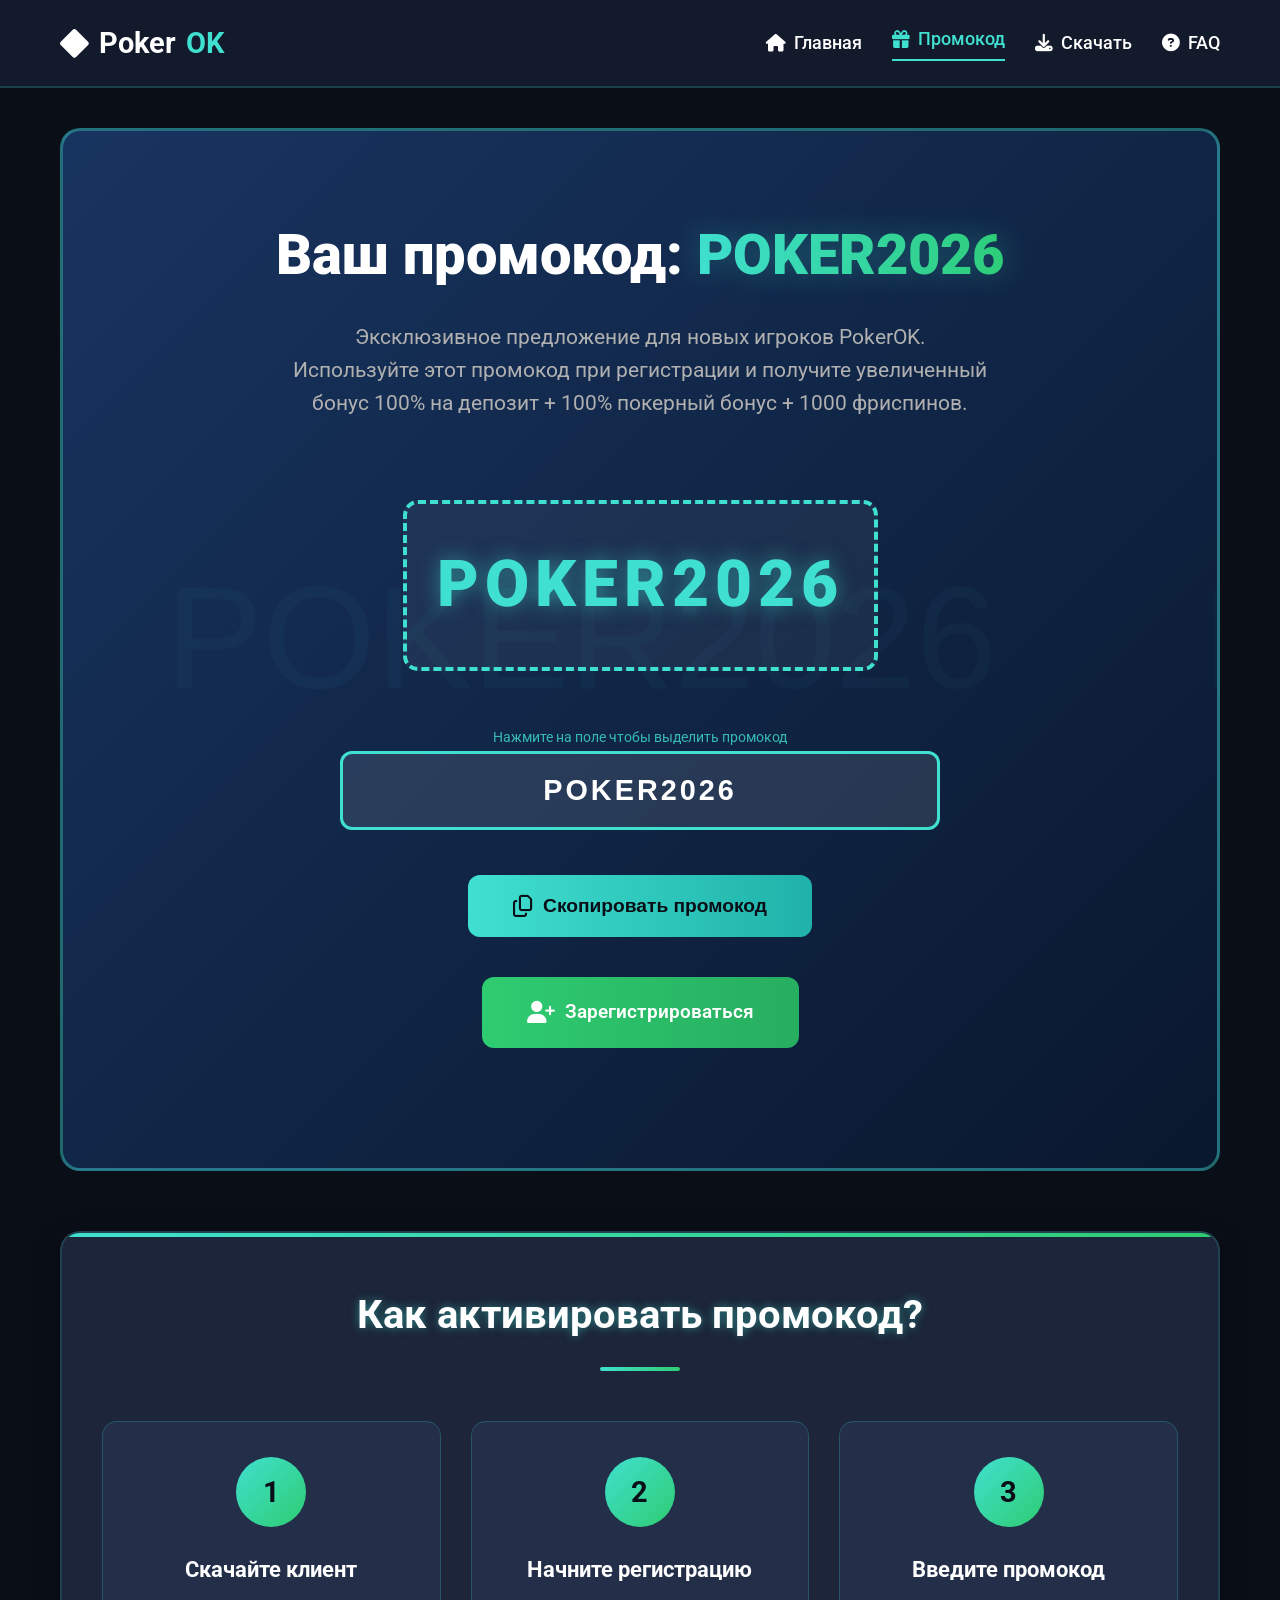
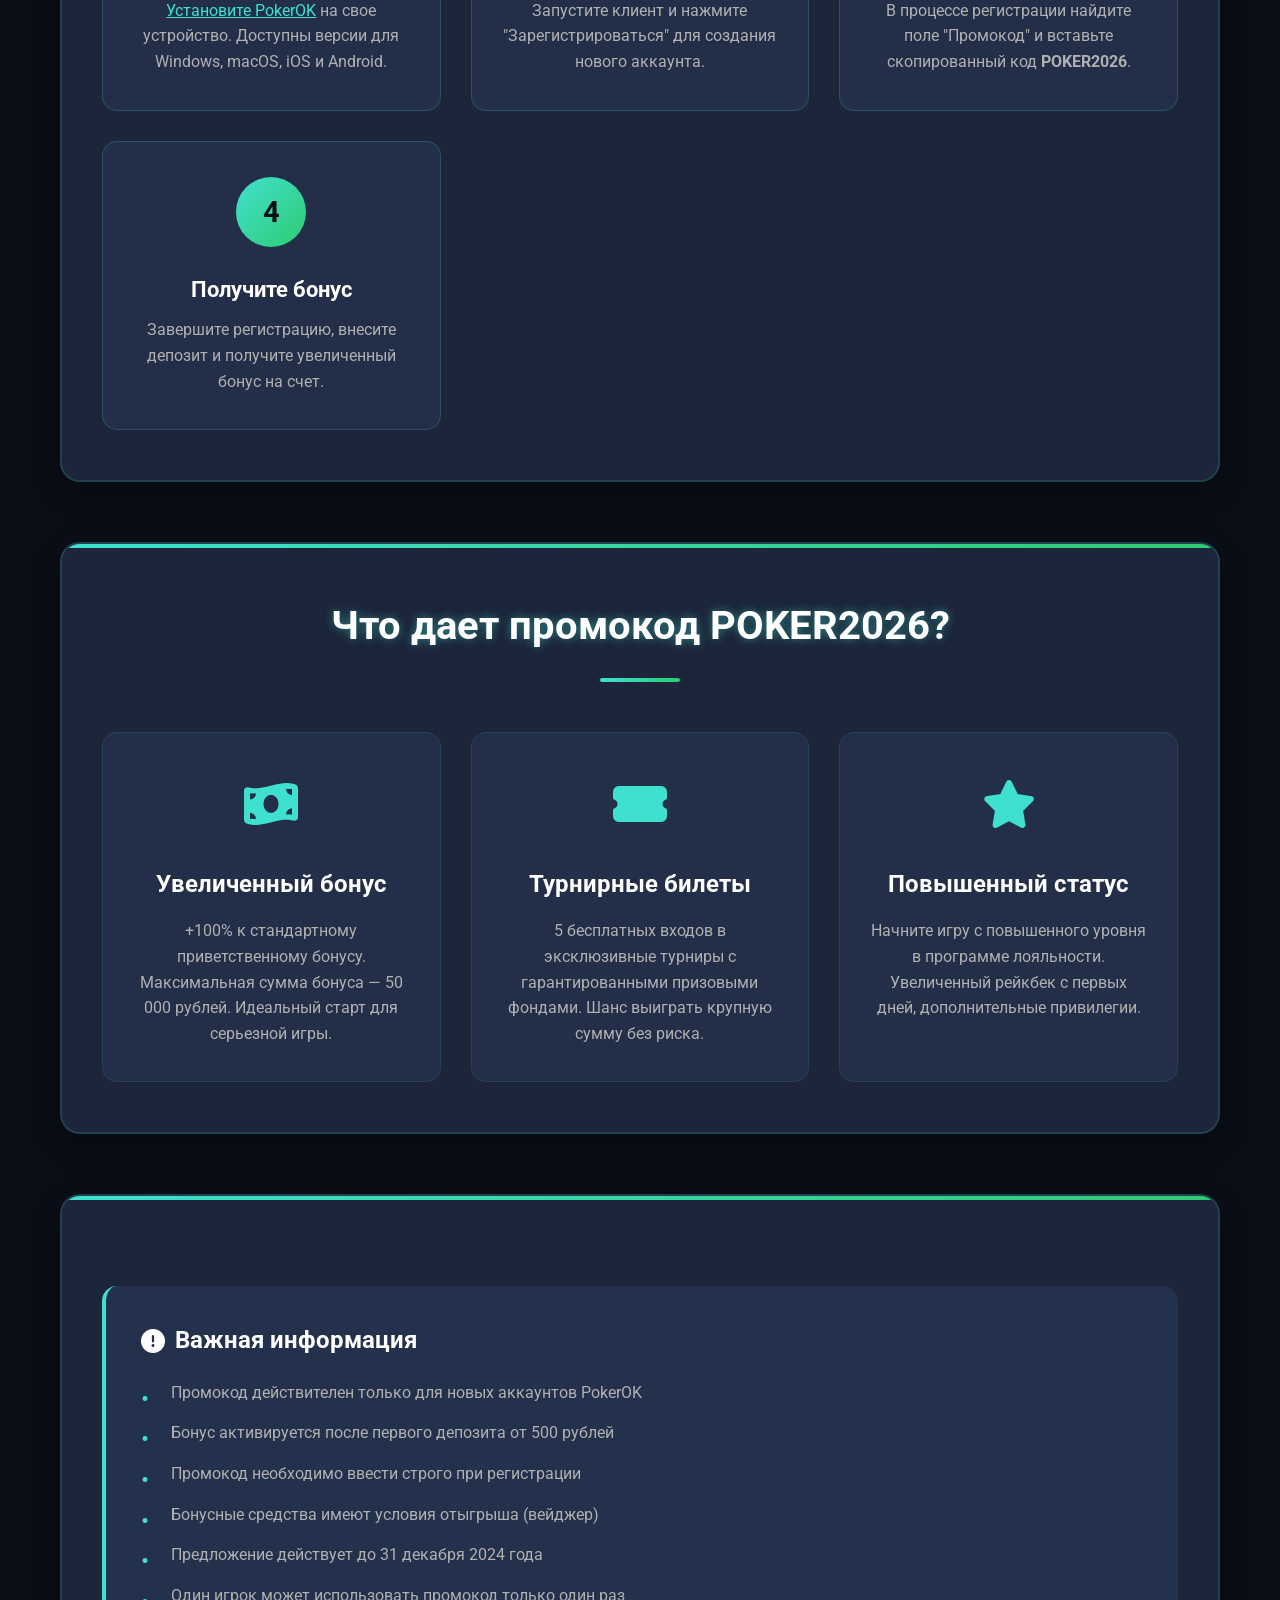
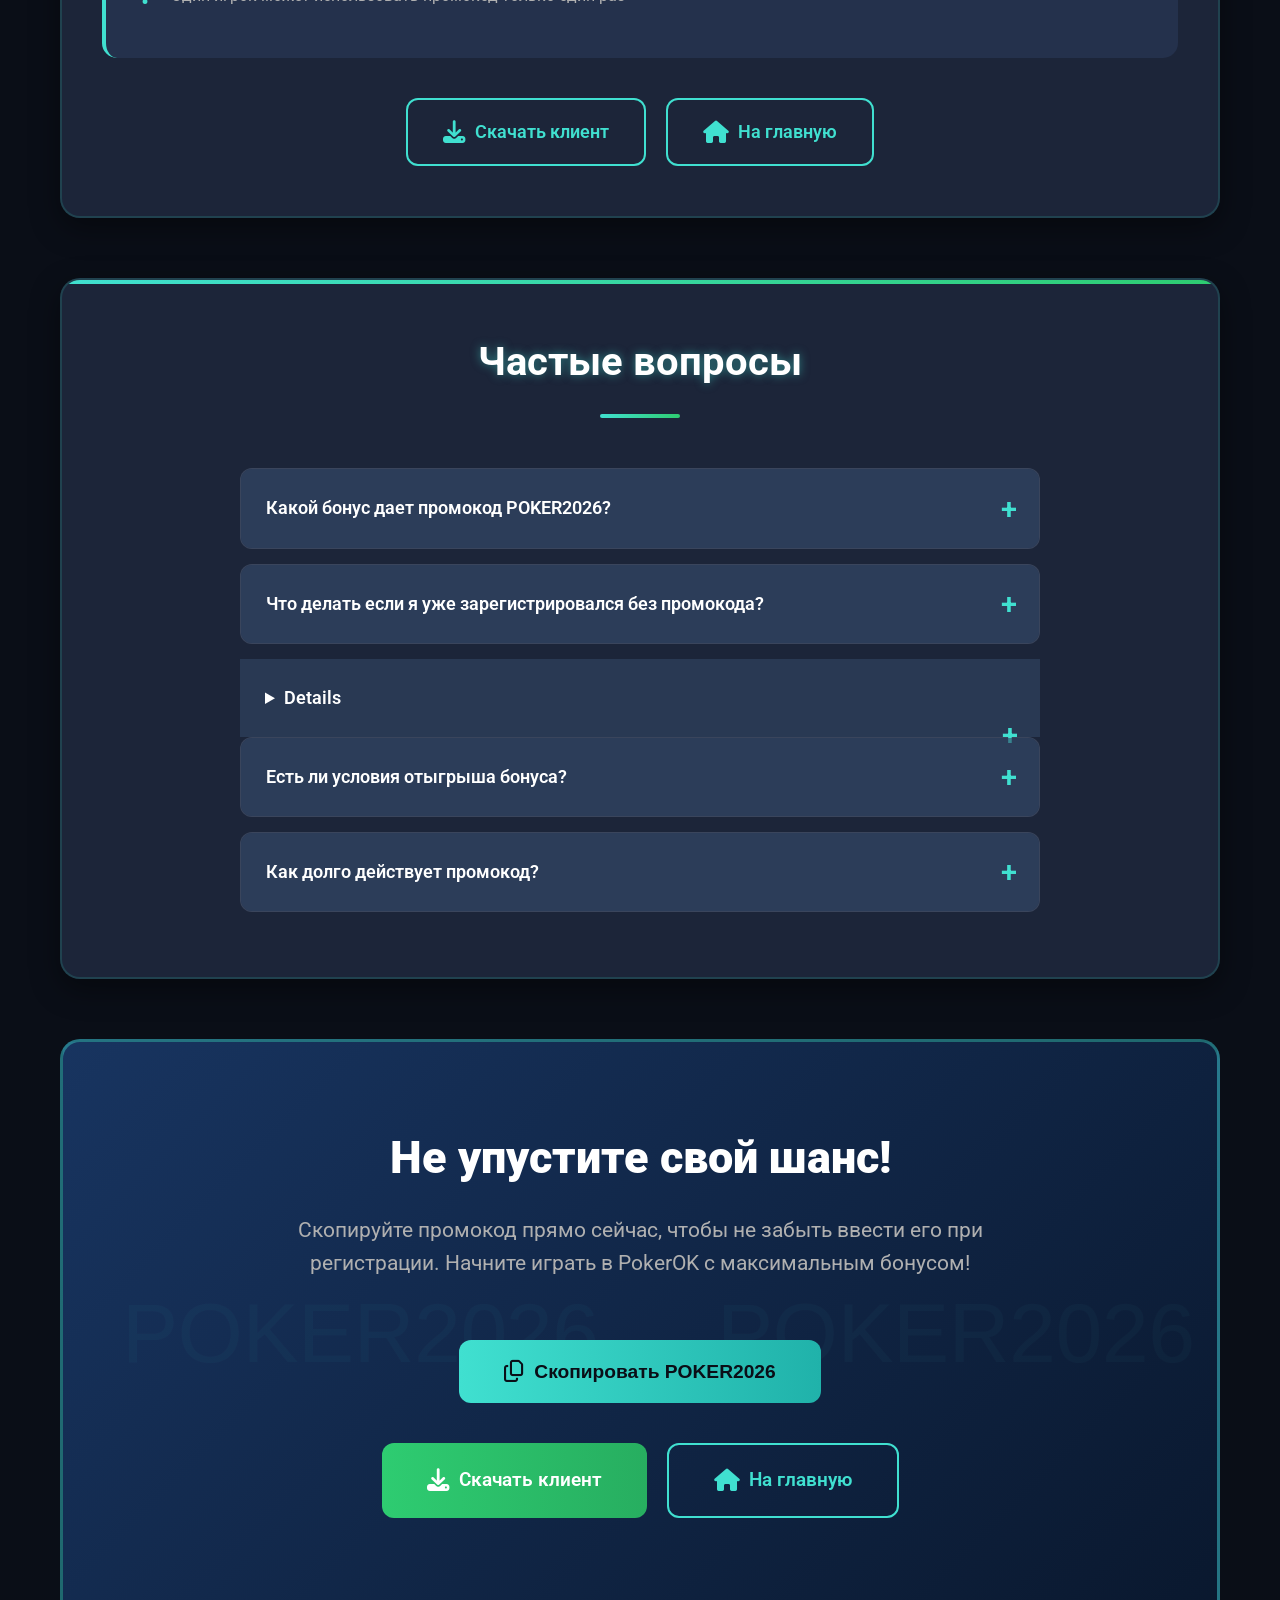
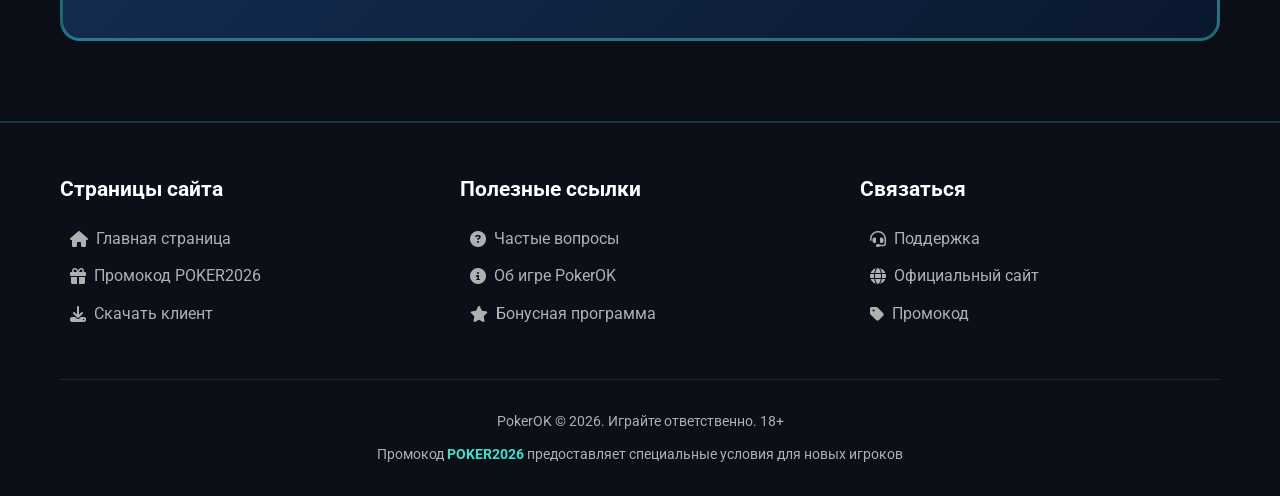
<file: promo.html>
<!DOCTYPE html>
<html lang="ru">
<head>
    <meta charset="UTF-8">
    <meta name="viewport" content="width=device-width, initial-scale=1.0, maximum-scale=5.0, user-scalable=yes">
    <title>Промокод POKER2026 для PokerOK | Максимальный бонус ggpokerok бонусный код</title>
    <meta name="description" content="Активируйте промокод POKER2026 для получения увеличенного бонуса до 100% на первый депозит в PokerOK. Рабочий промокод 2025 года ggpokerok бонусный код.">
    <meta name="keywords" content="промокод pokerok, pokerok промокод 2025, pokerok промокод 2026 покерок бонус, pokerok бонус при регистрации, покерок промокод на депозит">
    
    <link rel="preconnect" href="https://fonts.googleapis.com">
    <link rel="preconnect" href="https://fonts.gstatic.com" crossorigin>
    <link href="https://fonts.googleapis.com/css2?family=Roboto:wght@400;500;700;900&display=swap" rel="stylesheet">
    <link rel="stylesheet" href="https://cdnjs.cloudflare.com/ajax/libs/font-awesome/6.4.0/css/all.min.css">
    <link rel="stylesheet" href="style.css">
    <link rel="icon" type="image/x-icon" href="images/favicon.ico">
    <style>
        /* Общие стили */
        :root {
            --primary-color: #40e0d0;
            --secondary-color: #2ecc71;
            --dark-bg: #0a0e17;
            --card-bg: rgba(30, 40, 62, 0.9);
            --text-light: #ffffff;
            --text-gray: #b0b0b0;
        }
        
        * {
            margin: 0;
            padding: 0;
            box-sizing: border-box;
        }
        
        body {
            font-family: 'Roboto', sans-serif;
            background: var(--dark-bg);
            color: var(--text-light);
            line-height: 1.6;
            overflow-x: hidden;
        }
        
        .container {
            max-width: 1200px;
            margin: 0 auto;
            padding: 0 20px;
        }
        
        /* Навигация */
        .main-nav {
            background: rgba(19, 28, 46, 0.95);
            padding: 20px 0;
            position: sticky;
            top: 0;
            z-index: 1000;
            backdrop-filter: blur(10px);
            border-bottom: 2px solid rgba(64, 224, 208, 0.2);
        }
        
        .nav-container {
            display: flex;
            justify-content: space-between;
            align-items: center;
        }
        
        .logo {
            font-size: 1.8rem;
            font-weight: 700;
            color: var(--text-light);
            text-decoration: none;
            display: flex;
            align-items: center;
            gap: 10px;
        }
        
        .logo span {
            color: var(--primary-color);
        }
        
        .nav-links {
            display: flex;
            gap: 30px;
        }
        
        .nav-link {
            color: var(--text-light);
            text-decoration: none;
            font-weight: 500;
            font-size: 1.1rem;
            transition: color 0.3s;
            display: flex;
            align-items: center;
            gap: 8px;
        }
        
        .nav-link:hover {
            color: var(--primary-color);
        }
        
        .nav-link.active {
            color: var(--primary-color);
            border-bottom: 2px solid var(--primary-color);
            padding-bottom: 5px;
        }
        
        .mobile-menu-btn {
            display: none;
            background: none;
            border: none;
            color: var(--text-light);
            font-size: 1.5rem;
            cursor: pointer;
        }
        
        /* Главный промокод */
        .promo-hero {
            text-align: center;
            padding: 80px 20px;
            background: linear-gradient(135deg, rgba(25, 55, 100, 0.95), rgba(10, 25, 47, 0.95));
            border-radius: 20px;
            margin: 40px 0;
            border: 3px solid rgba(64, 224, 208, 0.4);
            position: relative;
            overflow: hidden;
        }
        
        .promo-hero:before {
            content: '';
            position: absolute;
            top: 0;
            left: 0;
            right: 0;
            bottom: 0;
            background: url('data:image/svg+xml,<svg xmlns="http://www.w3.org/2000/svg" viewBox="0 0 100 100"><text x="50%" y="50%" font-family="Arial" font-size="14" fill="rgba(64,224,208,0.03)" text-anchor="middle" dominant-baseline="middle">POKER2026</text></svg>');
            z-index: 1;
        }
        
        .promo-title {
            font-size: 3.5rem;
            font-weight: 900;
            margin-bottom: 20px;
            position: relative;
            z-index: 2;
        }
        
        .promo-title span {
            background: linear-gradient(90deg, var(--primary-color), var(--secondary-color));
            -webkit-background-clip: text;
            -webkit-text-fill-color: transparent;
            text-shadow: 0 0 30px rgba(64, 224, 208, 0.3);
        }
        
        .promo-subtitle {
            font-size: 1.3rem;
            color: var(--text-gray);
            max-width: 700px;
            margin: 0 auto 40px;
            line-height: 1.6;
            position: relative;
            z-index: 2;
        }
        
        /* Большой промокод */
        .big-promo-code {
            font-size: 4rem;
            font-weight: 900;
            color: var(--primary-color);
            letter-spacing: 6px;
            margin: 40px 0;
            padding: 30px;
            background: rgba(255, 255, 255, 0.05);
            border-radius: 15px;
            border: 4px dashed var(--primary-color);
            display: inline-block;
            position: relative;
            z-index: 2;
            text-shadow: 0 0 20px rgba(64, 224, 208, 0.5);
        }
        
        /* Блок копирования */
        .copy-section {
            max-width: 600px;
            margin: 40px auto;
            position: relative;
            z-index: 2;
        }
        
        .copy-input-wrapper {
            position: relative;
            margin-bottom: 25px;
        }
        
        #promoCodeMain {
            width: 100%;
            padding: 20px;
            font-size: 1.8rem;
            font-weight: bold;
            text-align: center;
            background: rgba(255, 255, 255, 0.1);
            border: 3px solid var(--primary-color);
            border-radius: 12px;
            color: var(--text-light);
            letter-spacing: 3px;
            transition: all 0.3s;
        }
        
        #promoCodeMain:focus {
            outline: none;
            box-shadow: 0 0 0 3px rgba(64, 224, 208, 0.3);
        }
        
        .copy-hint {
            position: absolute;
            top: -25px;
            left: 0;
            right: 0;
            text-align: center;
            font-size: 0.9rem;
            color: var(--primary-color);
            opacity: 0.8;
        }
        
        /* Кнопки */
        .action-buttons {
            display: flex;
            gap: 20px;
            justify-content: center;
            flex-wrap: wrap;
        }
        
        .btn {
            display: inline-flex;
            align-items: center;
            justify-content: center;
            gap: 10px;
            padding: 18px 35px;
            font-size: 1.1rem;
            font-weight: 600;
            text-decoration: none;
            border-radius: 12px;
            border: none;
            cursor: pointer;
            transition: all 0.3s ease;
            min-height: 56px;
        }
        
        .btn-primary {
            background: linear-gradient(90deg, var(--primary-color), #20b2aa);
            color: #0a0e17;
        }
        
        .btn-primary:hover {
            transform: translateY(-3px);
            box-shadow: 0 10px 20px rgba(64, 224, 208, 0.3);
        }
        
        .btn-secondary {
            background: linear-gradient(90deg, var(--secondary-color), #27ae60);
            color: #ffffff;
        }
        
        .btn-secondary:hover {
            transform: translateY(-3px);
            box-shadow: 0 10px 20px rgba(46, 204, 113, 0.3);
        }
        
        .btn-outline {
            background: transparent;
            color: var(--primary-color);
            border: 2px solid var(--primary-color);
        }
        
        .btn-outline:hover {
            background: rgba(64, 224, 208, 0.1);
            transform: translateY(-3px);
        }
        
        .btn-large {
            padding: 20px 45px;
            font-size: 1.2rem;
        }
        
        /* Секции */
        .section {
            background: var(--card-bg);
            border-radius: 20px;
            padding: 50px 40px;
            margin: 60px 0;
            border: 2px solid rgba(64, 224, 208, 0.15);
            position: relative;
            overflow: hidden;
        }
        
        .section:before {
            content: '';
            position: absolute;
            top: 0;
            left: 0;
            right: 0;
            height: 4px;
            background: linear-gradient(90deg, var(--primary-color), var(--secondary-color));
        }
        
        .section-title {
            font-size: 2.5rem;
            text-align: center;
            margin-bottom: 50px;
            color: var(--text-light);
            position: relative;
        }
        
        .section-title:after {
            content: '';
            display: block;
            width: 80px;
            height: 4px;
            background: linear-gradient(90deg, var(--primary-color), var(--secondary-color));
            margin: 20px auto;
            border-radius: 2px;
        }
        
        /* Шаги активации */
        .steps-grid {
            display: grid;
            grid-template-columns: repeat(auto-fit, minmax(280px, 1fr));
            gap: 30px;
            margin-top: 40px;
        }
        
        .step-card {
            background: rgba(40, 55, 85, 0.6);
            padding: 35px 30px;
            border-radius: 15px;
            text-align: center;
            border: 1px solid rgba(64, 224, 208, 0.2);
            transition: transform 0.3s;
        }
        
        .step-card:hover {
            transform: translateY(-10px);
            border-color: var(--primary-color);
        }
        
        .step-icon {
            width: 70px;
            height: 70px;
            background: linear-gradient(135deg, var(--primary-color), var(--secondary-color));
            border-radius: 50%;
            display: flex;
            align-items: center;
            justify-content: center;
            margin: 0 auto 25px;
            font-size: 1.8rem;
            color: #0a0e17;
            font-weight: bold;
        }
        
        .step-title {
            font-size: 1.4rem;
            margin-bottom: 15px;
            color: var(--text-light);
        }
        
        .step-desc {
            color: var(--text-gray);
            line-height: 1.6;
        }
        
        /* Преимущества */
        .benefits-grid {
            display: grid;
            grid-template-columns: repeat(auto-fit, minmax(300px, 1fr));
            gap: 30px;
            margin-top: 40px;
        }
        
        .benefit-card {
            background: rgba(40, 55, 85, 0.6);
            padding: 35px 30px;
            border-radius: 15px;
            text-align: center;
            border: 1px solid rgba(64, 224, 208, 0.1);
            transition: all 0.3s;
        }
        
        .benefit-card:hover {
            border-color: var(--primary-color);
            transform: translateY(-5px);
        }
        
        .benefit-icon {
            font-size: 3rem;
            color: var(--primary-color);
            margin-bottom: 20px;
        }
        
        .benefit-title {
            font-size: 1.5rem;
            margin-bottom: 15px;
            color: var(--text-light);
        }
        
        .benefit-desc {
            color: var(--text-gray);
            line-height: 1.6;
        }
        
        /* Важная информация */
        .info-box {
            background: rgba(40, 55, 85, 0.7);
            border-radius: 15px;
            padding: 35px;
            margin: 40px 0;
            border-left: 4px solid var(--primary-color);
        }
        
        .info-title {
            font-size: 1.5rem;
            margin-bottom: 20px;
            color: var(--text-light);
            display: flex;
            align-items: center;
            gap: 10px;
        }
        
        .info-list {
            list-style: none;
        }
        
        .info-list li {
            margin-bottom: 15px;
            color: var(--text-gray);
            padding-left: 30px;
            position: relative;
            line-height: 1.6;
        }
        
        .info-list li:before {
            content: '•';
            position: absolute;
            left: 0;
            color: var(--primary-color);
            font-size: 1.5rem;
        }
        
        /* FAQ */
        .faq-container {
            max-width: 800px;
            margin: 40px auto 0;
        }
        
        .faq-item {
            background: rgba(40, 55, 85, 0.6);
            border-radius: 12px;
            margin-bottom: 15px;
            overflow: hidden;
            border: 1px solid rgba(255, 255, 255, 0.1);
        }
        
        .faq-question {
            padding: 25px;
            font-size: 1.1rem;
            font-weight: 600;
            color: var(--text-light);
            cursor: pointer;
            display: flex;
            justify-content: space-between;
            align-items: center;
            background: rgba(50, 70, 100, 0.6);
        }
        
        .faq-question:after {
            content: '+';
            font-size: 1.8rem;
            color: var(--primary-color);
            transition: transform 0.3s;
        }
        
        .faq-item[open] .faq-question:after {
            content: '-';
            transform: rotate(180deg);
        }
        
        .faq-answer {
            padding: 0 25px 25px;
            color: var(--text-gray);
            line-height: 1.6;
        }
        
        /* Футер */
        .main-footer {
            background: rgba(10, 15, 25, 0.95);
            padding: 50px 0 30px;
            margin-top: 80px;
            border-top: 2px solid rgba(64, 224, 208, 0.2);
        }
        
        .footer-content {
            display: grid;
            grid-template-columns: repeat(auto-fit, minmax(250px, 1fr));
            gap: 40px;
            margin-bottom: 40px;
        }
        
        .footer-column h3 {
            color: var(--text-light);
            font-size: 1.3rem;
            margin-bottom: 20px;
        }
        
        .footer-links {
            list-style: none;
        }
        
        .footer-links li {
            margin-bottom: 12px;
        }
        
        .footer-links a {
            color: var(--text-gray);
            text-decoration: none;
            transition: color 0.3s;
            display: flex;
            align-items: center;
            gap: 8px;
        }
        
        .footer-links a:hover {
            color: var(--primary-color);
        }
        
        .footer-bottom {
            text-align: center;
            padding-top: 30px;
            border-top: 1px solid rgba(255, 255, 255, 0.1);
            color: var(--text-gray);
            font-size: 0.9rem;
        }
        
        /* Адаптивность */
        @media (max-width: 768px) {
            .mobile-menu-btn {
                display: block;
            }
            
            .nav-links {
                display: none;
                position: absolute;
                top: 100%;
                left: 0;
                right: 0;
                background: rgba(19, 28, 46, 0.98);
                flex-direction: column;
                padding: 20px;
                gap: 15px;
                border-top: 1px solid rgba(64, 224, 208, 0.2);
            }
            
            .nav-links.active {
                display: flex;
            }
            
            .promo-title {
                font-size: 2.5rem;
            }
            
            .promo-subtitle {
                font-size: 1.1rem;
            }
            
            .big-promo-code {
                font-size: 2.8rem;
                padding: 20px;
                letter-spacing: 4px;
            }
            
            .section {
                padding: 40px 25px;
            }
            
            .section-title {
                font-size: 2rem;
            }
            
            .btn {
                padding: 16px 25px;
                font-size: 1rem;
            }
            
            .steps-grid,
            .benefits-grid {
                grid-template-columns: 1fr;
            }
        }
        
        @media (max-width: 480px) {
            .promo-title {
                font-size: 2rem;
            }
            
            .big-promo-code {
                font-size: 2.2rem;
                letter-spacing: 3px;
                padding: 15px;
            }
            
            .promo-hero {
                padding: 60px 20px;
            }
            
            .action-buttons {
                flex-direction: column;
            }
            
            .btn {
                width: 100%;
            }
        }
        
        /* Уведомление */
        .notification {
            position: fixed;
            top: 20px;
            right: 20px;
            background: rgba(30, 40, 62, 0.95);
            color: white;
            padding: 15px 25px;
            border-radius: 10px;
            border: 2px solid var(--primary-color);
            z-index: 10000;
            transform: translateX(150%);
            transition: transform 0.3s ease;
            max-width: 300px;
        }
        
        .notification.show {
            transform: translateX(0);
        }
        
        /* Анимации */
        @keyframes pulse {
            0% { transform: scale(1); }
            50% { transform: scale(1.05); }
            100% { transform: scale(1); }
        }
        
        .pulse {
            animation: pulse 0.5s ease;
        }
    </style>
</head>
<body>
    <!-- Уведомление -->
    <div class="notification" id="notification"></div>

    <!-- Навигация -->
    <nav class="main-nav">
        <div class="container nav-container">
            <a href="index.html" class="logo">
                <i class="fas fa-diamond"></i>
                Poker<span>OK</span>
            </a>
            
            <button class="mobile-menu-btn" id="mobileMenuBtn">
                <i class="fas fa-bars"></i>
            </button>
            
            <div class="nav-links" id="navLinks">
                <a href="index.html" class="nav-link">
                    <i class="fas fa-home"></i> Главная
                </a>
                <a href="promo.html" class="nav-link active">
                    <i class="fas fa-gift"></i> Промокод
                </a>
                <a href="download.html" class="nav-link">
                    <i class="fas fa-download"></i> Скачать
                </a>
                <a href="index.html#faq" class="nav-link">
                    <i class="fas fa-question-circle"></i> FAQ
                </a>
            </div>
        </div>
    </nav>

    <main class="container">
        <!-- Главный промокод -->
        <section class="promo-hero">
            <h1 class="promo-title">
                Ваш промокод: <span>POKER2026</span>
            </h1>
            <p class="promo-subtitle">
                Эксклюзивное предложение для новых игроков PokerOK. Используйте этот промокод 
                при регистрации и получите увеличенный бонус 100% на депозит + 100% покерный бонус + 1000 фриспинов.
            </p>
            
            <div class="big-promo-code">POKER2026</div>
            
            <div class="copy-section">
                <div class="copy-input-wrapper">
                    <input type="text" id="promoCodeMain" readonly value="POKER2026">
                    <div class="copy-hint">Нажмите на поле чтобы выделить промокод</div>
                </div>
                
                <div class="action-buttons">
                    <button class="btn btn-primary btn-large" id="copyMainBtn">
                        <i class="far fa-copy"></i> Скопировать промокод
                    </button>
                    <a href="https://pdlinkone.xyz/click/694a872d6bcc637bcb2f4842/4594/16630/subaccount?promocode=POKER2026" 
                       class="btn btn-secondary btn-large"
                       target="_blank"
                       rel="nofollow">
                        <i class="fas fa-user-plus"></i> Зарегистрироваться
                    </a>
                </div>
            </div>
        </section>

        <!-- Шаги активации -->
        <section class="section">
            <h2 class="section-title">Как активировать промокод?</h2>
            
            <div class="steps-grid">
                <div class="step-card">
                    <div class="step-icon">1</div>
                    <h3 class="step-title">Скачайте клиент</h3>
                    <p class="step-desc">
                        <a href="download.html" style="color: var(--primary-color);">Установите PokerOK</a> на свое устройство. 
                        Доступны версии для Windows, macOS, iOS и Android.
                    </p>
                </div>
                
                <div class="step-card">
                    <div class="step-icon">2</div>
                    <h3 class="step-title">Начните регистрацию</h3>
                    <p class="step-desc">
                        Запустите клиент и нажмите "Зарегистрироваться" для создания нового аккаунта.
                    </p>
                </div>
                
                <div class="step-card">
                    <div class="step-icon">3</div>
                    <h3 class="step-title">Введите промокод</h3>
                    <p class="step-desc">
                        В процессе регистрации найдите поле "Промокод" и вставьте скопированный код <strong>POKER2026</strong>.
                    </p>
                </div>
                
                <div class="step-card">
                    <div class="step-icon">4</div>
                    <h3 class="step-title">Получите бонус</h3>
                    <p class="step-desc">
                        Завершите регистрацию, внесите депозит и получите увеличенный бонус на счет.
                    </p>
                </div>
            </div>
        </section>

        <!-- Преимущества промокода -->
        <section class="section">
            <h2 class="section-title">Что дает промокод POKER2026?</h2>
            
            <div class="benefits-grid">
                <div class="benefit-card">
                    <div class="benefit-icon">
                        <i class="fas fa-money-bill-wave"></i>
                    </div>
                    <h3 class="benefit-title">Увеличенный бонус</h3>
                    <p class="benefit-desc">
                        +100% к стандартному приветственному бонусу. Максимальная сумма бонуса — 
                        50 000 рублей. Идеальный старт для серьезной игры.
                    </p>
                </div>
                
                <div class="benefit-card">
                    <div class="benefit-icon">
                        <i class="fas fa-ticket-alt"></i>
                    </div>
                    <h3 class="benefit-title">Турнирные билеты</h3>
                    <p class="benefit-desc">
                        5 бесплатных входов в эксклюзивные турниры с гарантированными призовыми 
                        фондами. Шанс выиграть крупную сумму без риска.
                    </p>
                </div>
                
                <div class="benefit-card">
                    <div class="benefit-icon">
                        <i class="fas fa-star"></i>
                    </div>
                    <h3 class="benefit-title">Повышенный статус</h3>
                    <p class="benefit-desc">
                        Начните игру с повышенного уровня в программе лояльности. Увеличенный 
                        рейкбек с первых дней, дополнительные привилегии.
                    </p>
                </div>
            </div>
        </section>

        <!-- Важная информация -->
        <section class="section">
            <div class="info-box">
                <h3 class="info-title">
                    <i class="fas fa-exclamation-circle"></i>
                    Важная информация
                </h3>
                <ul class="info-list">
                    <li>Промокод действителен только для новых аккаунтов PokerOK</li>
                    <li>Бонус активируется после первого депозита от 500 рублей</li>
                    <li>Промокод необходимо ввести строго при регистрации</li>
                    <li>Бонусные средства имеют условия отыгрыша (вейджер)</li>
                    <li>Предложение действует до 31 декабря 2024 года</li>
                    <li>Один игрок может использовать промокод только один раз</li>
                </ul>
            </div>
            
            <div class="action-buttons">
                <a href="download.html" class="btn btn-outline">
                    <i class="fas fa-download"></i> Скачать клиент
                </a>
                <a href="index.html" class="btn btn-outline">
                    <i class="fas fa-home"></i> На главную
                </a>
            </div>
        </section>

        <!-- FAQ -->
        <section class="section">
            <h2 class="section-title">Частые вопросы</h2>
            
            <div class="faq-container">
                <details class="faq-item">
                    <summary class="faq-question">Какой бонус дает промокод POKER2026?</summary>
                    <div class="faq-answer">
                        Промокод POKER2026 дает увеличенный приветственный бонус до 100% на первый депозит 
                        (максимум 50 000 рублей), 5 бесплатных турнирных билетов и повышенный статус в 
                        программе лояльности.
                    </div>
                </details>
                
                <details class="faq-item">
                    <summary class="faq-question">Что делать если я уже зарегистрировался без промокода?</summary>
                    <div class="faq-answer">
                        К сожалению, промокод необходимо вводить строго при регистрации. После создания 
                        аккаунта добавить промокод невозможно. Вы можете создать новый аккаунт с другим 
                        email-адресом.
                    </div>
                </details>
                
                <details class="faq-question">Работает ли промокод в мобильном приложении?</summary>
                    <div class="faq-answer">
                        Да, промокод POKER2026 работает во всех версиях PokerOK: ПК-клиенте, 
                        мобильном приложении (iOS и Android) и браузерной версии. Процесс активации 
                        одинаковый для всех платформ.
                    </div>
                </details>
                
                <details class="faq-item">
                    <summary class="faq-question">Есть ли условия отыгрыша бонуса?</summary>
                    <div class="faq-answer">
                        Да, бонусные средства имеют условия отыгрыша (вейджер). Обычно это 30-кратный 
                        вейджер для бонусных денег. Подробные условия всегда указаны в правилах 
                        бонусной программы на официальном сайте PokerOK.
                    </div>
                </details>
                
                <details class="faq-item">
                    <summary class="faq-question">Как долго действует промокод?</summary>
                    <div class="faq-answer">
                        Промокод POKER2026 действует до 31 декабря 2024 года. Однако мы рекомендуем 
                        использовать его как можно скорее, так как количество активаций может быть 
                        ограничено.
                    </div>
                </details>
            </div>
        </section>

        <!-- Финальный призыв -->
        <section class="promo-hero" style="margin-top: 60px;">
            <h2 class="promo-title" style="font-size: 2.8rem;">Не упустите свой шанс!</h2>
            <p class="promo-subtitle">
                Скопируйте промокод прямо сейчас, чтобы не забыть ввести его при регистрации. 
                Начните играть в PokerOK с максимальным бонусом!
            </p>
            
            <div class="copy-section">
                <div style="display: flex; gap: 20px; justify-content: center; flex-wrap: wrap;">
                    <button class="btn btn-primary btn-large" id="copyFinalBtn">
                        <i class="far fa-copy"></i> Скопировать POKER2026
                    </button>
                    <a href="download.html" class="btn btn-secondary btn-large">
                        <i class="fas fa-download"></i> Скачать клиент
                    </a>
                    <a href="index.html" class="btn btn-outline btn-large">
                        <i class="fas fa-home"></i> На главную
                    </a>
                </div>
            </div>
        </section>
    </main>

    <!-- Футер -->
    <footer class="main-footer">
        <div class="container">
            <div class="footer-content">
                <div class="footer-column">
                    <h3>Страницы сайта</h3>
                    <ul class="footer-links">
                        <li><a href="index.html"><i class="fas fa-home"></i> Главная страница</a></li>
                        <li><a href="promo.html"><i class="fas fa-gift"></i> Промокод POKER2026</a></li>
                        <li><a href="download.html"><i class="fas fa-download"></i> Скачать клиент</a></li>
                    </ul>
                </div>
                
                <div class="footer-column">
                    <h3>Полезные ссылки</h3>
                    <ul class="footer-links">
                        <li><a href="index.html#faq"><i class="fas fa-question-circle"></i> Частые вопросы</a></li>
                        <li><a href="index.html#about"><i class="fas fa-info-circle"></i> Об игре PokerOK</a></li>
                        <li><a href="index.html#bonus"><i class="fas fa-star"></i> Бонусная программа</a></li>
                    </ul>
                </div>
                
                <div class="footer-column">
                    <h3>Связаться</h3>
                    <ul class="footer-links">
                        <li><a href="https://pdlinkone.xyz/click/694a872d6bcc637bcb2f4842/4594/16630/subaccount?promocode=POKER2026" target="_blank"><i class="fas fa-headset"></i> Поддержка</a></li>
                        <li><a href="https://pdlinkone.xyz/click/694a872d6bcc637bcb2f4842/4594/16630/subaccount?promocode=POKER2026" target="_blank"><i class="fas fa-globe"></i> Официальный сайт</a></li>
                        <li><a href="promo.html"><i class="fas fa-tag"></i> Промокод</a></li>
                    </ul>
                </div>
            </div>
            
            <div class="footer-bottom">
                <p>PokerOK © <span id="currentYear">2024</span>. Играйте ответственно. 18+</p>
                <p style="margin-top: 10px; font-size: 0.9rem;">
                    Промокод <strong style="color: var(--primary-color);">POKER2026</strong> предоставляет специальные условия для новых игроков
                </p>
            </div>
        </div>
    </footer>

    <script>
        // Инициализация
        document.addEventListener('DOMContentLoaded', function() {
            // Установка текущего года
            document.getElementById('currentYear').textContent = new Date().getFullYear();
            
            // Мобильное меню
            const mobileMenuBtn = document.getElementById('mobileMenuBtn');
            const navLinks = document.getElementById('navLinks');
            
            if (mobileMenuBtn && navLinks) {
                mobileMenuBtn.addEventListener('click', function() {
                    navLinks.classList.toggle('active');
                });
                
                // Закрытие меню при клике на ссылку
                const navItems = navLinks.querySelectorAll('a');
                navItems.forEach(item => {
                    item.addEventListener('click', function() {
                        navLinks.classList.remove('active');
                    });
                });
            }
            
            // Копирование промокода
            setupCopyButton('copyMainBtn', 'promoCodeMain');
            setupCopyButton('copyFinalBtn', 'promoCodeMain');
            
            // Выделение при клике на поле
            const promoInput = document.getElementById('promoCodeMain');
            if (promoInput) {
                promoInput.addEventListener('click', function() {
                    this.select();
                    showNotification('Промокод выделен. Скопируйте его');
                });
            }
        });
        
        // Настройка кнопки копирования
        function setupCopyButton(buttonId, inputId) {
            const button = document.getElementById(buttonId);
            const input = document.getElementById(inputId);
            
            if (!button || !input) return;
            
            button.addEventListener('click', async function() {
                try {
                    await navigator.clipboard.writeText(input.value);
                    showSuccess(button);
                    showNotification('Промокод скопирован!');
                } catch (err) {
                    // Резервный метод
                    input.select();
                    document.execCommand('copy');
                    showSuccess(button);
                    showNotification('Промокод скопирован в буфер');
                }
            });
        }
        
        // Показать успешное копирование
        function showSuccess(button) {
            const originalText = button.innerHTML;
            button.innerHTML = '<i class="fas fa-check"></i> Скопировано!';
            button.classList.add('pulse');
            button.style.background = 'linear-gradient(90deg, #2ecc71, #27ae60)';
            
            setTimeout(() => {
                button.innerHTML = originalText;
                button.classList.remove('pulse');
                button.style.background = '';
            }, 2000);
        }
        
        // Показать уведомление
        function showNotification(message) {
            const notification = document.getElementById('notification');
            if (!notification) return;
            
            notification.innerHTML = message;
            notification.classList.add('show');
            
            setTimeout(() => {
                notification.classList.remove('show');
            }, 3000);
        }
    </script>
</body>
</html>
</file>
<file: style.css>
/* Общие стили и сброс */
* {
    margin: 0;
    padding: 0;
    box-sizing: border-box;
}

body {
    font-family: 'Roboto', sans-serif;
    line-height: 1.6;
    color: #f0f0f0;
    background-color: #0a0e17;
    overflow-x: hidden;
    min-height: 100vh;
    position: relative;
}

/* Анимированный задний фон с падающими элементами */
.falling-bg {
    position: fixed;
    top: 0;
    left: 0;
    width: 100%;
    height: 100%;
    z-index: -1;
    pointer-events: none;
}

.falling-element {
    position: absolute;
    top: -50px;
    color: rgba(46, 204, 113, 0.7);
    font-size: 20px;
    font-weight: bold;
    user-select: none;
    animation-name: fall;
    animation-timing-function: linear;
    animation-iteration-count: infinite;
}

@keyframes fall {
    to {
        transform: translateY(100vh) rotate(360deg);
        opacity: 0;
    }
}

/* Основной контейнер */
.container {
    max-width: 1200px;
    margin: 0 auto;
    padding: 20px;
    position: relative;
    z-index: 10;
}

/* Секции */
.section {
    margin: 60px 0;
    padding: 25px;
    background: rgba(19, 28, 46, 0.85);
    border-radius: 16px;
    border: 1px solid rgba(64, 224, 208, 0.15);
    box-shadow: 0 10px 30px rgba(0, 0, 0, 0.4);
}

.section-title {
    font-size: 2.2rem;
    margin-bottom: 30px;
    text-align: center;
    color: #ffffff;
    text-shadow: 0 0 10px rgba(64, 224, 208, 0.5);
}

/* Стили для героя (заголовок и кнопки) */
.hero-section {
    text-align: center;
    padding: 80px 20px;
    margin: 40px 0;
    border-radius: 20px;
    background: linear-gradient(135deg, rgba(10, 25, 47, 0.9), rgba(30, 60, 114, 0.8));
    border: 1px solid rgba(64, 224, 208, 0.3);
}

.main-title {
    font-size: 4.5rem;
    font-weight: 700;
    margin-bottom: 15px;
    letter-spacing: 2px;
    color: #ffffff;
}

.highlight {
    color: #40e0d0;
}

.tagline {
    font-size: 1.5rem;
    margin-bottom: 40px;
    color: #b0b0b0;
}

/* Стили для кнопок */
.cta-buttons {
    display: flex;
    gap: 25px;
    justify-content: center;
    flex-wrap: wrap;
}

.btn {
    display: inline-flex;
    align-items: center;
    gap: 10px;
    padding: 18px 35px;
    font-size: 1.2rem;
    font-weight: 600;
    text-decoration: none;
    border-radius: 50px;
    border: none;
    cursor: pointer;
    transition: all 0.3s ease;
    text-align: center;
}

.btn i {
    font-size: 1.4rem;
}

.btn-primary {
    background: linear-gradient(90deg, #40e0d0, #20b2aa);
    color: #0a0e17;
}

.btn-primary:hover {
    transform: translateY(-5px);
    box-shadow: 0 10px 20px rgba(64, 224, 208, 0.4);
}

.btn-secondary {
    background: transparent;
    color: #40e0d0;
    border: 2px solid #40e0d0;
}

.btn-secondary:hover {
    background: rgba(64, 224, 208, 0.1);
    transform: translateY(-3px);
}

.btn-large {
    padding: 20px 50px;
    font-size: 1.3rem;
    margin-top: 20px;
}

/* Карточки */
.content-card {
    background: rgba(30, 40, 62, 0.7);
    padding: 30px;
    border-radius: 12px;
    border-left: 5px solid #40e0d0;
    margin: 20px 0;
}

.text-center {
    text-align: center;
}

/* Сетка "Как играть" */
.steps-grid {
    display: grid;
    grid-template-columns: repeat(auto-fit, minmax(240px, 1fr));
    gap: 25px;
    margin-top: 30px;
}

.step-card {
    background: rgba(30, 40, 62, 0.9);
    padding: 25px;
    border-radius: 12px;
    text-align: center;
    transition: transform 0.3s;
    border: 1px solid rgba(255, 255, 255, 0.05);
}

.step-card:hover {
    transform: translateY(-8px);
    border-color: #40e0d0;
}

.step-icon {
    width: 50px;
    height: 50px;
    background: #40e0d0;
    color: #0a0e17;
    border-radius: 50%;
    display: flex;
    align-items: center;
    justify-content: center;
    font-size: 1.5rem;
    font-weight: bold;
    margin: 0 auto 15px;
}

.step-card h3 {
    color: #ffffff;
    margin-bottom: 10px;
}

/* Стили для промокода */
.highlight-section {
    background: linear-gradient(135deg, rgba(25, 55, 100, 0.9), rgba(10, 25, 47, 0.9));
    border-color: rgba(46, 204, 113, 0.3);
}

.promo-box {
    display: flex;
    justify-content: center;
    align-items: center;
    gap: 15px;
    margin: 30px auto;
    max-width: 600px;
    flex-wrap: wrap;
}

#promoCode {
    flex-grow: 1;
    padding: 18px 25px;
    font-size: 1.8rem;
    font-weight: bold;
    letter-spacing: 3px;
    text-align: center;
    background: rgba(255, 255, 255, 0.1);
    border: 2px dashed #40e0d0;
    border-radius: 10px;
    color: #ffffff;
    min-width: 250px;
}

.btn-copy {
    background: rgba(46, 204, 113, 0.2);
    color: #2ecc71;
    border: 2px solid #2ecc71;
    padding: 18px 25px;
}

.btn-copy:hover {
    background: rgba(46, 204, 113, 0.3);
}

.small-text {
    font-size: 0.95rem;
    color: #aaa;
    margin-top: 15px;
}

/* Стили для ссылок */
.inline-link {
    color: #40e0d0;
    text-decoration: none;
    font-weight: 500;
    border-bottom: 1px dotted #40e0d0;
    transition: color 0.2s;
}

.inline-link:hover {
    color: #2ecc71;
    border-bottom-style: solid;
}

/* Стили для FAQ */
.faq-container {
    max-width: 900px;
    margin: 30px auto 0;
}

.faq-item {
    background: rgba(30, 40, 62, 0.8);
    border-radius: 10px;
    margin-bottom: 15px;
    border: 1px solid rgba(255, 255, 255, 0.05);
    overflow: hidden;
}

.faq-question {
    padding: 22px;
    font-size: 1.1rem;
    font-weight: 600;
    color: #ffffff;
    cursor: pointer;
    list-style: none;
    position: relative;
    background: rgba(40, 55, 85, 0.6);
}

.faq-question::-webkit-details-marker {
    display: none;
}

.faq-question:after {
    content: '+';
    position: absolute;
    right: 22px;
    font-size: 1.8rem;
    color: #40e0d0;
    transition: transform 0.3s;
}

.faq-item[open] .faq-question:after {
    content: '-';
    transform: rotate(180deg);
}

.faq-answer {
    padding: 0 22px 22px;
    color: #cccccc;
    border-top: 1px solid rgba(64, 224, 208, 0.2);
    padding-top: 20px;
}

/* Подвал */
.footer {
    text-align: center;
    padding: 30px 20px;
    margin-top: 60px;
    background: rgba(10, 15, 25, 0.95);
    color: #888;
    font-size: 0.9rem;
    border-top: 1px solid rgba(64, 224, 208, 0.2);
}

.footer-links {
    margin-top: 15px;
}

.footer-links a {
    color: #40e0d0;
    margin: 0 10px;
    text-decoration: none;
}

/* Адаптивность */
@media (max-width: 768px) {
    .main-title {
        font-size: 3rem;
    }
    .section-title {
        font-size: 1.8rem;
    }
    .hero-section {
        padding: 50px 15px;
    }
    .cta-buttons {
        flex-direction: column;
        align-items: center;
    }
    .btn {
        width: 100%;
        max-width: 320px;
        justify-content: center;
    }
    .steps-grid {
        grid-template-columns: 1fr;
    }
    .promo-box {
        flex-direction: column;
    }
    #promoCode {
        min-width: unset;
        width: 100%;
        font-size: 1.5rem;
    }
}

/* Стили для SEO-текста (скрытого для пользователей, но доступного поисковикам) */
.seo-text-section {
    background: rgba(30, 40, 62, 0.1);
    padding: 20px;
    border-radius: 10px;
    margin: 20px 0;
    color: #ddd;
    font-size: 0.95rem;
    line-height: 1.6;
}

.seo-text-section h2,
.seo-text-section h3 {
    color: #40e0d0;
    margin: 15px 0 10px;
}

.seo-text-section p {
    margin-bottom: 10px;
}

/* Стили для видимого SEO-текста */
.seo-visible-section {
    border: 2px solid rgba(64, 224, 208, 0.2);
}

.seo-visible-section ul {
    padding-left: 20px;
    margin: 15px 0;
}

.seo-visible-section li {
    margin-bottom: 8px;
    position: relative;
    padding-left: 25px;
}

.seo-visible-section li:before {
    content: "✓";
    color: #40e0d0;
    position: absolute;
    left: 0;
    font-weight: bold;
}

/* Дополнительные стили для мобильных устройств */
@media (max-width: 768px) {
    .seo-text-section {
        font-size: 0.85rem;
        padding: 15px;
    }
    
    .seo-visible-section ul {
        padding-left: 15px;
    }
}

/* Дополнительные стили для страницы промокода */
.instruction-section {
    margin-top: 40px;
    padding-top: 30px;
    border-top: 1px solid rgba(64, 224, 208, 0.2);
}

.section-subtitle {
    font-size: 1.5rem;
    font-weight: 600;
    margin-bottom: 20px;
}

/* Адаптивные стили для мобильных устройств */
@media (max-width: 768px) {
    .instruction-section {
        margin-top: 30px;
        padding-top: 20px;
    }
    
    .section-subtitle {
        font-size: 1.3rem;
    }
    
    .bonus-notice {
        padding: 15px;
        font-size: 0.9rem;
    }
}

/* Добавьте эти стили в ваш style.css */

/* Мобильная оптимизация для всех страниц */
@media (max-width: 768px) {
    .container {
        padding: 15px;
    }
    
    .hero-section {
        padding: 40px 20px !important;
    }
    
    .main-title {
        font-size: 2.8rem !important;
    }
    
    .section {
        margin: 30px 0 !important;
        padding: 20px 15px !important;
    }
    
    .section-title {
        font-size: 1.8rem !important;
        line-height: 1.3;
    }
    
    .content-card {
        padding: 20px 15px !important;
    }
    
    .cta-buttons {
        flex-direction: column;
        gap: 15px;
    }
    
    .btn {
        width: 100%;
        max-width: 320px;
        justify-content: center;
        padding: 16px 20px;
        font-size: 1.1rem;
    }
    
    .promo-box {
        flex-direction: column;
        width: 100%;
    }
    
    #promoCode {
        width: 100%;
        font-size: 1.6rem;
        padding: 16px;
        min-width: unset;
    }
    
    .btn-copy {
        width: 100%;
    }
    
    .steps-grid {
        grid-template-columns: 1fr;
        gap: 20px;
    }
    
    .faq-question {
        padding: 18px;
        font-size: 1rem;
    }
    
    .faq-answer {
        padding: 0 18px 18px;
    }
    
    .footer {
        padding: 25px 15px;
        font-size: 0.9rem;
    }
}

/* Оптимизация для очень маленьких экранов */
@media (max-width: 480px) {
    .main-title {
        font-size: 2.3rem !important;
    }
    
    .section-title {
        font-size: 1.6rem !important;
    }
    
    .hero-section {
        padding: 30px 15px !important;
    }
    
    .btn {
        padding: 14px 16px;
        font-size: 1rem;
    }
    
    .tagline {
        font-size: 1.2rem;
        padding: 0 10px;
    }
}

/* Улучшение касаний для мобильных устройств */
@media (hover: none) and (pointer: coarse) {
    .btn, button, a {
        min-height: 48px;
        min-width: 48px;
    }
    
    .faq-question {
        min-height: 60px;
        display: flex;
        align-items: center;
    }
    
    input, select, textarea {
        font-size: 16px; /* Предотвращает масштабирование в iOS */
    }
}

/* Предотвращение выделения при касании */
* {
    -webkit-tap-highlight-color: transparent;
}
</file>
